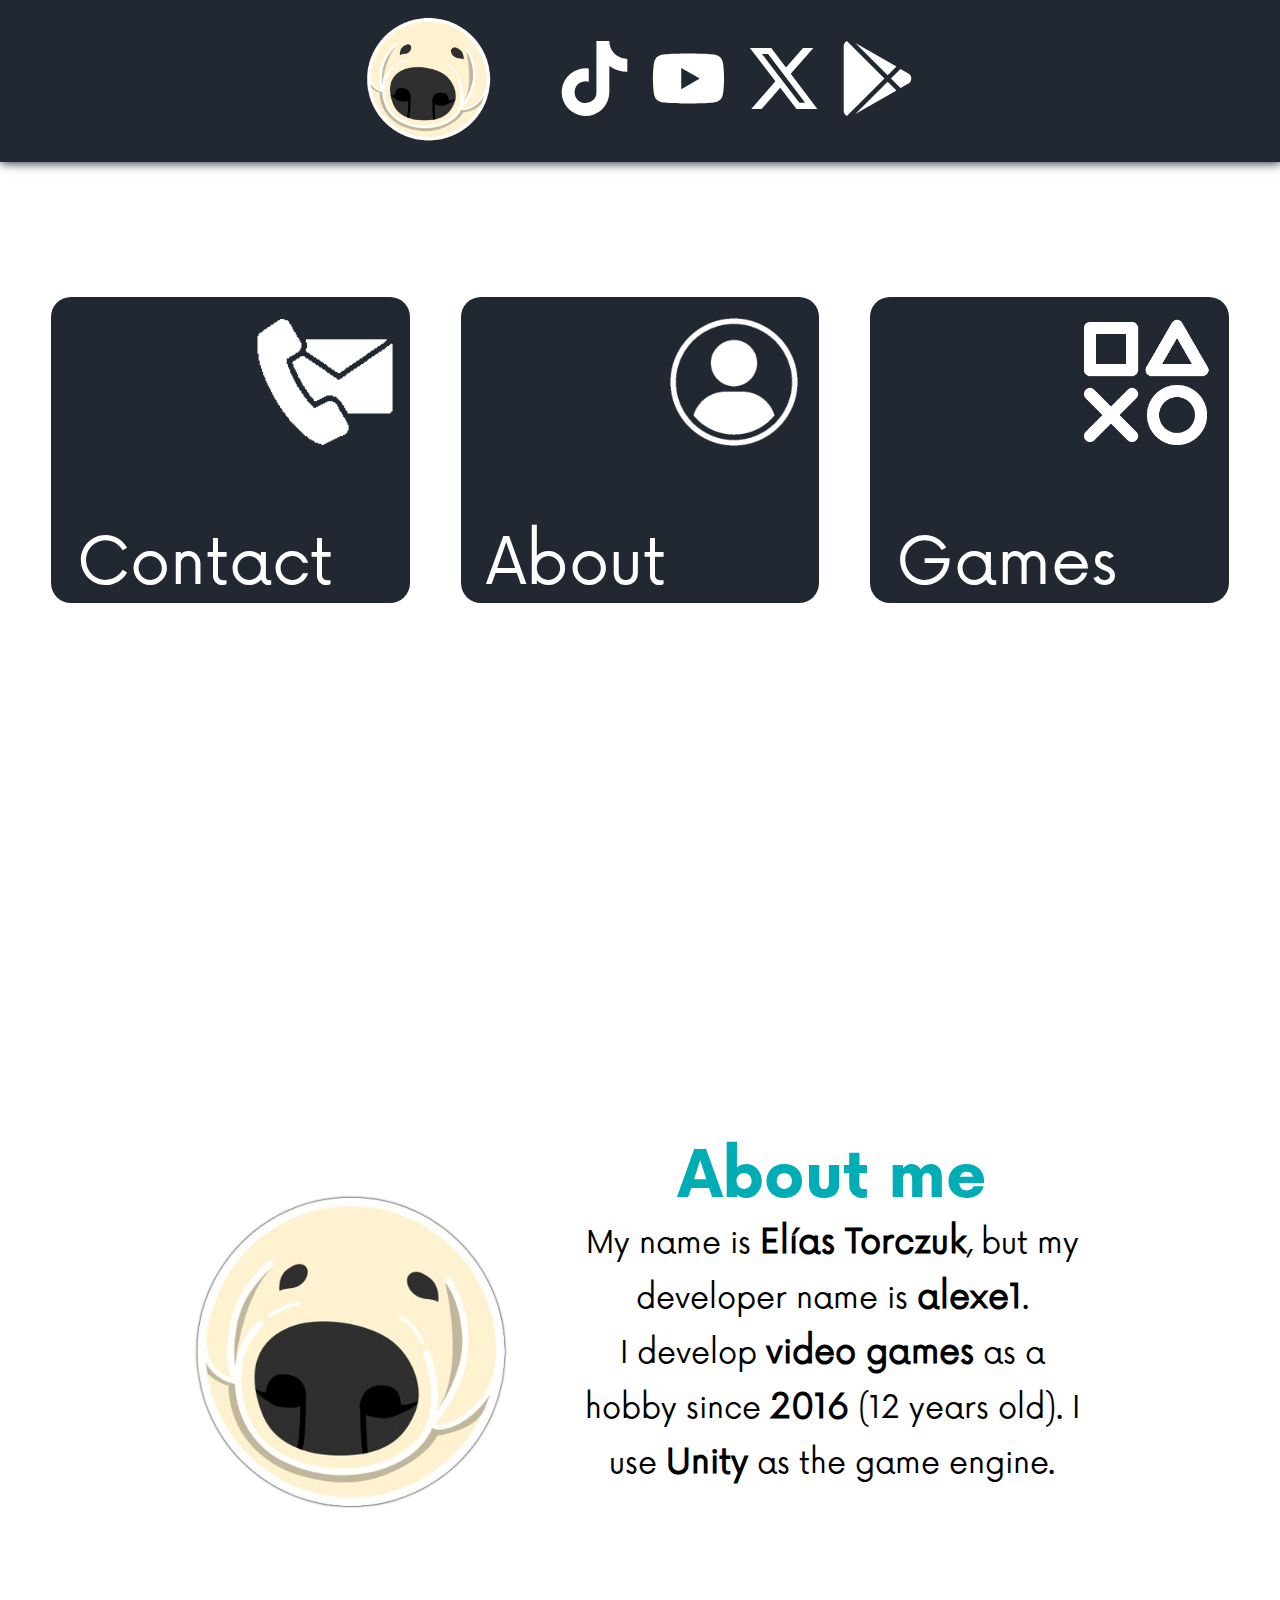
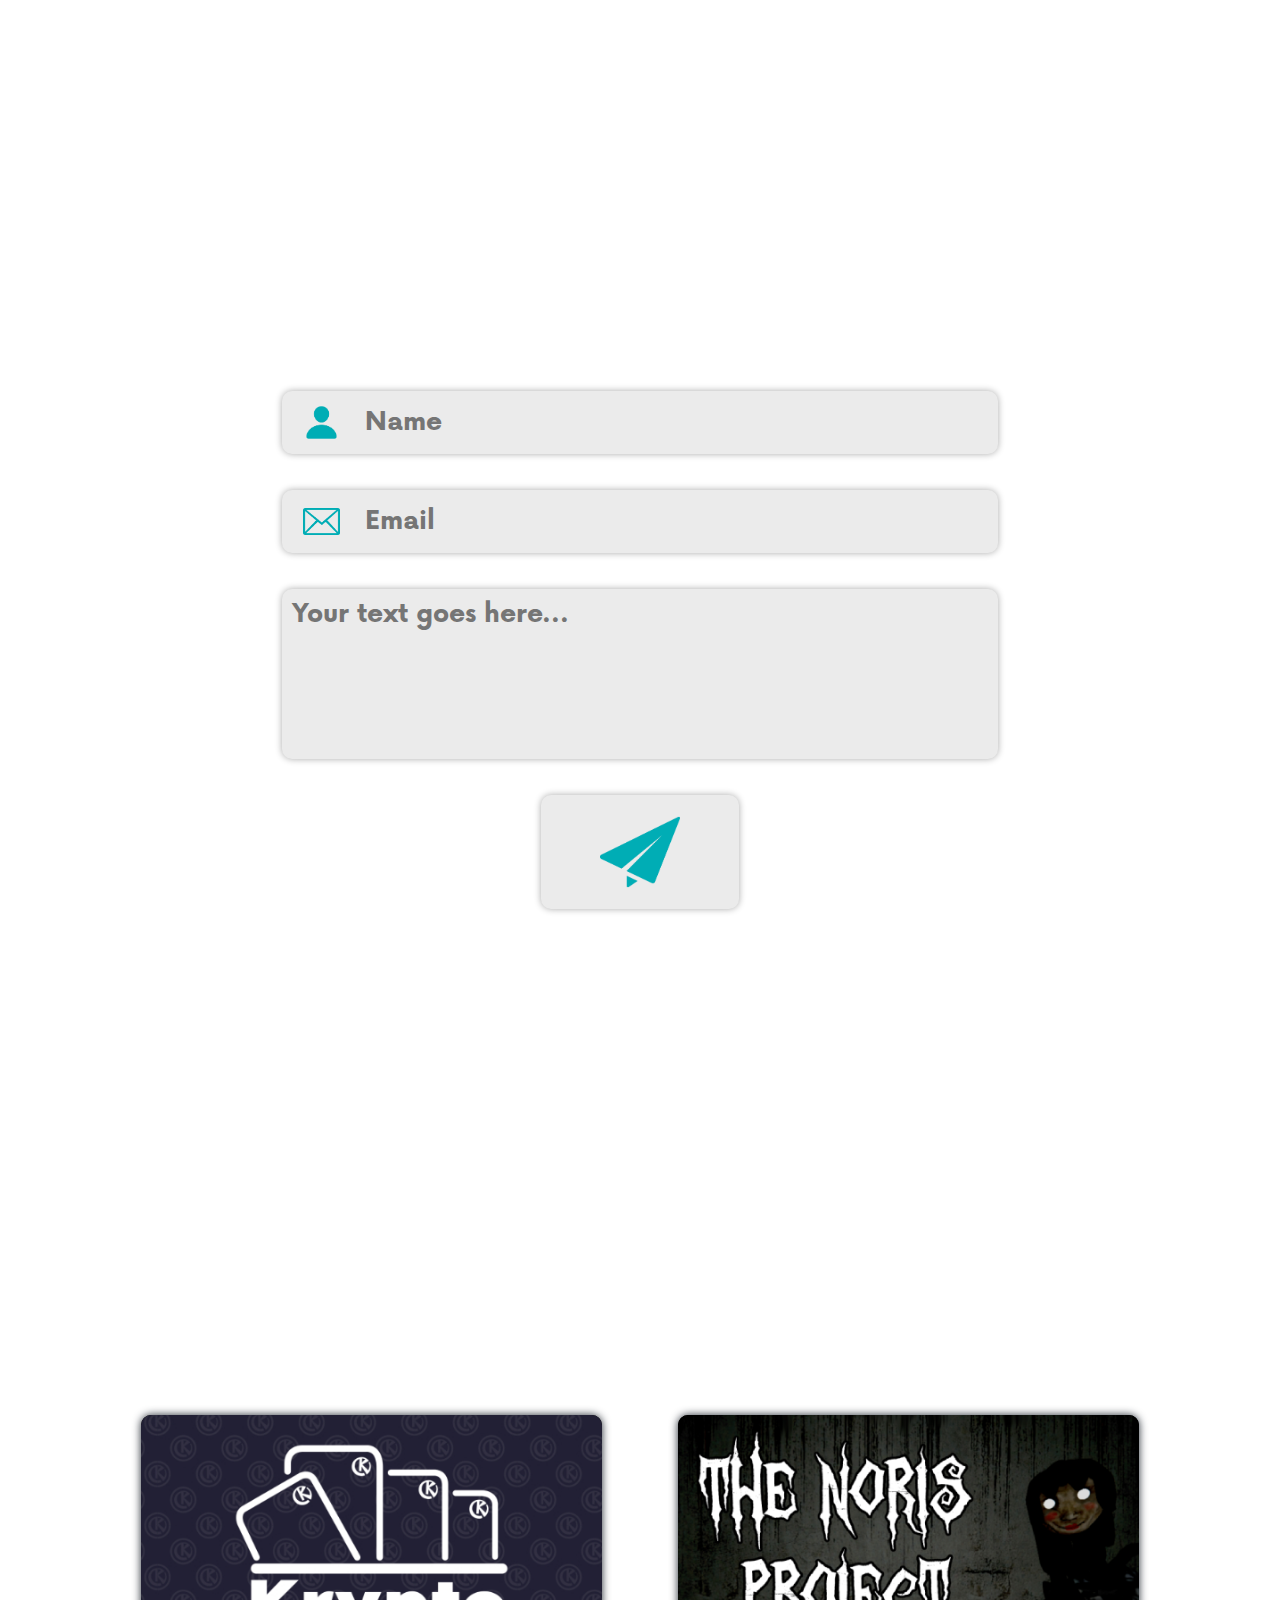
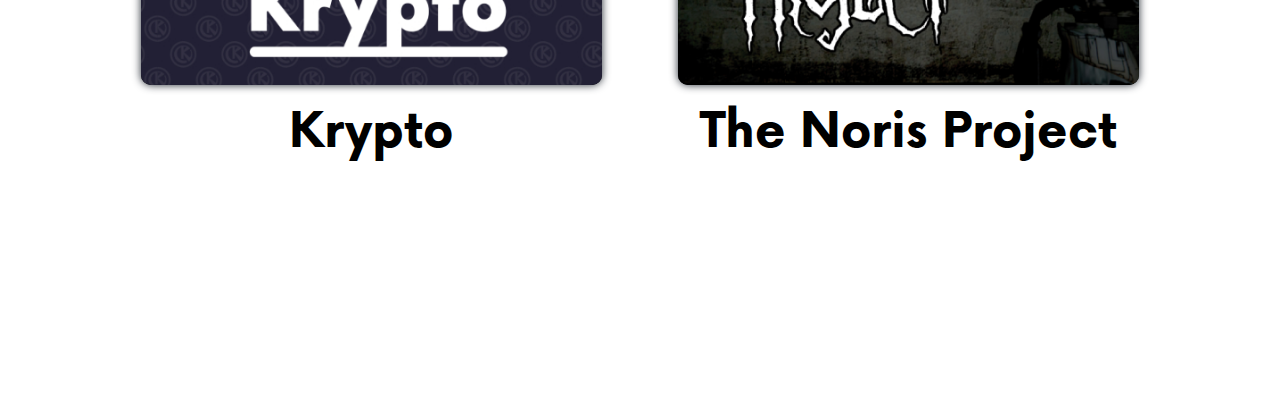
<file: index.html>
<!DOCTYPE html>
<html lang="en">
  <head>
    <meta name="viewport" content="width=device-width, initial-scale=1.0" />
    <meta charset="UTF-8" />
    <meta name="description" content="Home of alexe1's official webpage!" />
    <meta name="keywords" content="alexxe1, alexe1, alexe1dev" />
    <meta name="author" content="alexe1" />
    <meta
      name="google-site-verification"
      content="uYeu_ohV5J1TSukIxXgyA-i6fLO-pMrc4fwp9UvhZ70"
    />
    <link rel="icon" type="image/x-icon" href="assets/favicon.ico" />
    <title>alexe1</title>

    <link rel="stylesheet" href="css/general.css" />
    <link rel="stylesheet" href="css/main.css" />
  </head>

  <body>
    <nav id="nav">
      <a href="#home"
        ><img class="nav__image" src="assets/alexxei_icon.png" alt="home"
      /></a>

      <div class="nav__media">
        <a
          class="nav__media__link"
          href="https://www.tiktok.com/@alexe1dev"
          target="_blank"
          ><svg
            xmlns="http://www.w3.org/2000/svg"
            height="75"
            width="75 "
            viewBox="0 0 448 512"
          >
            <path
              fill="#ffffff"
              d="M448 209.9a210.1 210.1 0 0 1 -122.8-39.3V349.4A162.6 162.6 0 1 1 185 188.3V278.2a74.6 74.6 0 1 0 52.2 71.2V0l88 0a121.2 121.2 0 0 0 1.9 22.2h0A122.2 122.2 0 0 0 381 102.4a121.4 121.4 0 0 0 67 20.1z"
            /></svg
        ></a>

        <a
          href="https://youtube.com/@alexe1dev?si=DzMXsuR8Uv68Gb1C"
          target="_blank"
          class="nav__media__link"
        >
          <svg
            xmlns="http://www.w3.org/2000/svg"
            height="75"
            width="75"
            viewBox="0 0 576 512"
          >
            <path
              fill="#ffffff"
              d="M549.7 124.1c-6.3-23.7-24.8-42.3-48.3-48.6C458.8 64 288 64 288 64S117.2 64 74.6 75.5c-23.5 6.3-42 24.9-48.3 48.6-11.4 42.9-11.4 132.3-11.4 132.3s0 89.4 11.4 132.3c6.3 23.7 24.8 41.5 48.3 47.8C117.2 448 288 448 288 448s170.8 0 213.4-11.5c23.5-6.3 42-24.2 48.3-47.8 11.4-42.9 11.4-132.3 11.4-132.3s0-89.4-11.4-132.3zm-317.5 213.5V175.2l142.7 81.2-142.7 81.2z"
            />
          </svg>
        </a>

        <a
          class="nav__media__link"
          href="https://twitter.com/alexe1dev"
          target="_blank"
        >
          <svg
            xmlns="http://www.w3.org/2000/svg"
            height="75"
            width="75"
            viewBox="0 0 512 512"
          >
            <path
              fill="#ffffff"
              d="M389.2 48h70.6L305.6 224.2 487 464H345L233.7 318.6 106.5 464H35.8L200.7 275.5 26.8 48H172.4L272.9 180.9 389.2 48zM364.4 421.8h39.1L151.1 88h-42L364.4 421.8z"
            />
          </svg>
        </a>

        <a
          class="nav__media__link"
          href="https://play.google.com/store/apps/dev?id=6894155375945307231"
          target="_blank"
          ><svg
            xmlns="http://www.w3.org/2000/svg"
            height="75"
            width="75"
            viewBox="0 0 512 512"
          >
            <path
              fill="#ffffff"
              d="M325.3 234.3L104.6 13l280.8 161.2-60.1 60.1zM47 0C34 6.8 25.3 19.2 25.3 35.3v441.3c0 16.1 8.7 28.5 21.7 35.3l256.6-256L47 0zm425.2 225.6l-58.9-34.1-65.7 64.5 65.7 64.5 60.1-34.1c18-14.3 18-46.5-1.2-60.8zM104.6 499l280.8-161.2-60.1-60.1L104.6 499z"
            /></svg
        ></a>
      </div>
    </nav>

    <main id="home">
      <section class="home__buttons">
        <a class="home__buttons__contact" href="#contact">
          <img src="assets/contact-icon.png" alt="contact" />
          <span>Contact</span>
        </a>

        <a class="home__buttons__about" href="#about">
          <img src="assets/about-icon.png" alt="about" />
          <span>About</span>
        </a>

        <a class="home__buttons__games" href="#games">
          <img src="assets/games-icon.png" alt="games" />
          <span>Games</span>
        </a>
      </section>
    </main>

    <section id="about">
      <img
        class="about__image"
        src="assets/alexxei_icon.png"
        alt="Alexxei Icon"
      />

      <article class="about__info">
        <h2>About me</h2>
        <p>
          My name is <b>Elías Torczuk</b>, but my developer name is
          <b>alexe1</b>.
        </p>
        <p>
          I develop <b>video games</b> as a hobby since <b>2016</b> (12 years
          old). I use <b>Unity</b> as the game engine.
        </p>

        <div class="about__media">
          <a href="https://www.tiktok.com/@alexe1dev" target="_blank"
            ><svg
              xmlns="http://www.w3.org/2000/svg"
              height="65"
              width="65"
              viewBox="0 0 448 512"
            >
              <path
                fill="#ffffff"
                d="M448 209.9a210.1 210.1 0 0 1 -122.8-39.3V349.4A162.6 162.6 0 1 1 185 188.3V278.2a74.6 74.6 0 1 0 52.2 71.2V0l88 0a121.2 121.2 0 0 0 1.9 22.2h0A122.2 122.2 0 0 0 381 102.4a121.4 121.4 0 0 0 67 20.1z"
              /></svg
          ></a>

          <a
            href="https://youtube.com/@alexe1dev?si=DzMXsuR8Uv68Gb1C"
            target="_blank"
          >
            <svg
              xmlns="http://www.w3.org/2000/svg"
              height="65"
              width="65"
              viewBox="0 0 576 512"
            >
              <path
                fill="#ffffff"
                d="M549.7 124.1c-6.3-23.7-24.8-42.3-48.3-48.6C458.8 64 288 64 288 64S117.2 64 74.6 75.5c-23.5 6.3-42 24.9-48.3 48.6-11.4 42.9-11.4 132.3-11.4 132.3s0 89.4 11.4 132.3c6.3 23.7 24.8 41.5 48.3 47.8C117.2 448 288 448 288 448s170.8 0 213.4-11.5c23.5-6.3 42-24.2 48.3-47.8 11.4-42.9 11.4-132.3 11.4-132.3s0-89.4-11.4-132.3zm-317.5 213.5V175.2l142.7 81.2-142.7 81.2z"
              />
            </svg>
          </a>

          <a href="https://twitter.com/alexe1dev" target="_blank">
            <svg
              xmlns="http://www.w3.org/2000/svg"
              height="65"
              width="65"
              viewBox="0 0 512 512"
            >
              <path
                fill="#ffffff"
                d="M389.2 48h70.6L305.6 224.2 487 464H345L233.7 318.6 106.5 464H35.8L200.7 275.5 26.8 48H172.4L272.9 180.9 389.2 48zM364.4 421.8h39.1L151.1 88h-42L364.4 421.8z"
              />
            </svg>
          </a>

          <a
            href="https://play.google.com/store/apps/dev?id=6894155375945307231"
            target="_blank"
            ><svg
              xmlns="http://www.w3.org/2000/svg"
              height="65"
              width="65"
              viewBox="0 0 512 512"
            >
              <path
                fill="#ffffff"
                d="M325.3 234.3L104.6 13l280.8 161.2-60.1 60.1zM47 0C34 6.8 25.3 19.2 25.3 35.3v441.3c0 16.1 8.7 28.5 21.7 35.3l256.6-256L47 0zm425.2 225.6l-58.9-34.1-65.7 64.5 65.7 64.5 60.1-34.1c18-14.3 18-46.5-1.2-60.8zM104.6 499l280.8-161.2-60.1-60.1L104.6 499z"
              /></svg
          ></a>
        </div>
      </article>
    </section>

    <section id="contact">
      <form class="contact__form" method="POST" action="https://formsubmit.co">
        <div class="contact__form__name">
          <img src="assets/name-icon.svg" alt="name" />
          <input
            required
            maxlength="40"
            type="text"
            name="name"
            placeholder="Name"
          />
        </div>

        <div class="contact__form__email">
          <img src="assets/email-icon.svg" alt="email" />
          <input required type="email" name="email" placeholder="Email" />
        </div>

        <textarea
          class="contact__form__info"
          required
          name="information"
          placeholder="Your text goes here..."
        ></textarea>

        <div class="contact__form__send">
          <img src="assets/send-icon.svg" alt="send" />
          <input type="submit" value="" />
        </div>
      </form>
    </section>

    <section id="games">
      <div class="games__container">
        <article class="game">
          <a class="games__krypto__link" href="html/krypto.html"
            ><img src="assets/Krypto.jpg" alt="Krypto Image"
          /></a>
          <h3 class="games__krypto__title">Krypto</h3>
        </article>

        <article class="game">
          <a class="games__noris-project__link" href="html/tnp.html"
            ><img src="assets/TNP.png" alt="Noris Project Image"
          /></a>
          <h3 class="games__noris-project__title">The Noris Project</h3>
        </article>
      </div>
    </section>

    <script src="js/footer.js"></script>
  </body>
</html>
</file>
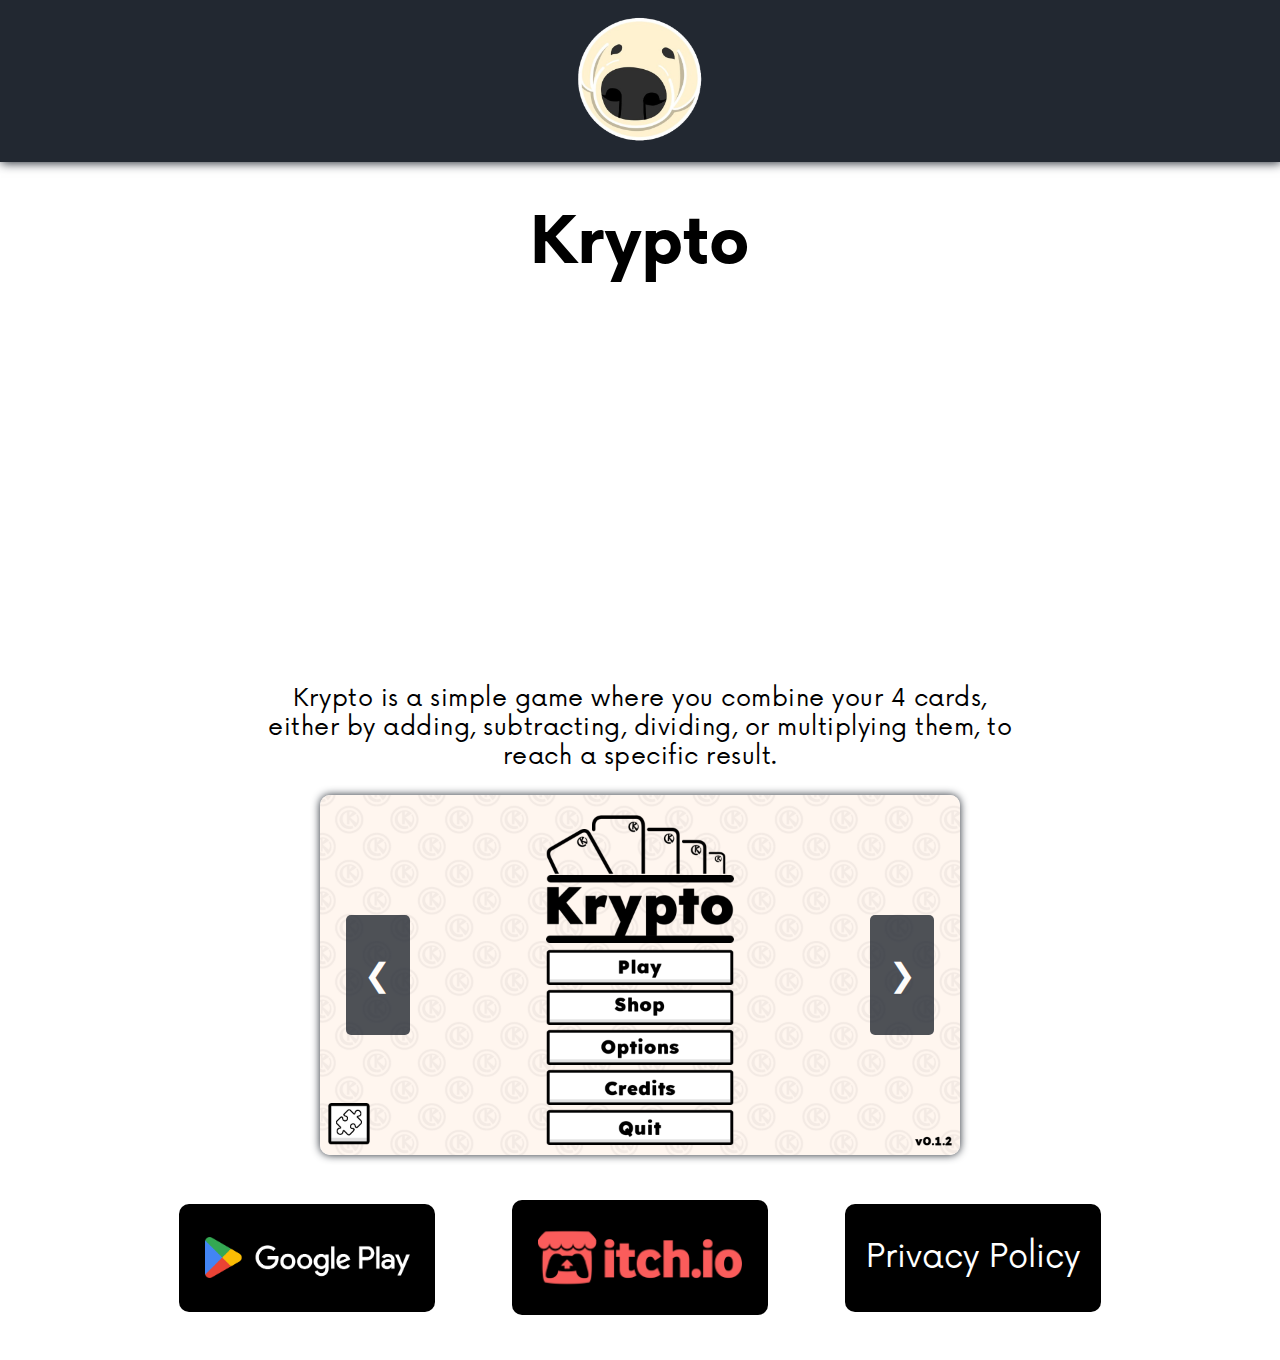
<file: html/krypto.html>
<!DOCTYPE html>
<html lang="en">
  <head>
    <meta charset="UTF-8" />
    <meta name="viewport" content="width=device-width, initial-scale=1.0" />
    <link rel="stylesheet" href="../css/general.css" />
    <link rel="stylesheet" href="../css/games.css" />
    <link rel="icon" type="image/x-icon" href="../assets/NewIcon512.ico" />
    <title>Krypto</title>
  </head>
  <body>
    <nav id="nav">
      <a href="../index.html"
        ><img class="nav__image" src="../assets/alexxei_icon.png" alt="home"
      /></a>
    </nav>

    <main>
      <h1 class="main__title">Krypto</h1>

      <iframe
        src="https://www.youtube.com/embed/mhjp9Z1NTG8?si=NPA8ky7Oxc7ztSqV"
        title="YouTube video player"
        frameborder="0"
        allow="accelerometer; autoplay; clipboard-write; encrypted-media; gyroscope; picture-in-picture; web-share"
        allowfullscreen
      ></iframe>

      <p class="main__info">
        Krypto is a simple game where you combine your 4 cards, either by
        adding, subtracting, dividing, or multiplying them, to reach a specific
        result.
      </p>

      <article class="slider-container">
        <div class="slider-container__slider">
          <img
            class="slideable"
            src="../assets/game_screenshots/krypto/1.png"
            alt="Krypto Image"
          />
          <img
            class="slideable"
            src="../assets/game_screenshots/krypto/2.png"
            alt="Krypto Image"
          />
          <img
            class="slideable"
            src="../assets/game_screenshots/krypto/3.png"
            alt="Krypto Image"
          />
          <img
            class="slideable"
            src="../assets/game_screenshots/krypto/4.png"
            alt="Krypto Image"
          />
          <img
            class="slideable"
            src="../assets/game_screenshots/krypto/5.png"
            alt="Krypto Image"
          />
          <img
            class="slideable"
            src="../assets/game_screenshots/krypto/6.png"
            alt="Krypto Image"
          />
          <img
            class="slideable"
            src="../assets/game_screenshots/krypto/7.png"
            alt="Krypto Image"
          />
        </div>

        <button class="slider-container__prev" onclick="prevSlide()">
          &#10094;
        </button>
        <button class="slider-container__next" onclick="nextSlide()">
          &#10095;
        </button>
      </article>

      <div class="buttons">
        <a
          class="buttons__button"
          href="https://play.google.com/store/apps/details?id=com.alexe1dev.Krypto&hl=es_AR&gl=US"
          target="_blank"
          ><img src="../assets/shops_icons/PlayStore.png" alt="PlayStore"
        /></a>
        <a
          class="buttons__button"
          href="https://alexe1.itch.io/krypto"
          target="_blank"
          ><img src="../assets/shops_icons/Itchio.png" alt="Itchio"
        /></a>

        <a class="buttons__button" href="../html/privacy.html" target="_blank"
          >Privacy Policy</a
        >
      </div>
    </main>

    <script src="../js/slider.js"></script>
    <script src="../js/footer.js"></script>
  </body>
</html>
</file>
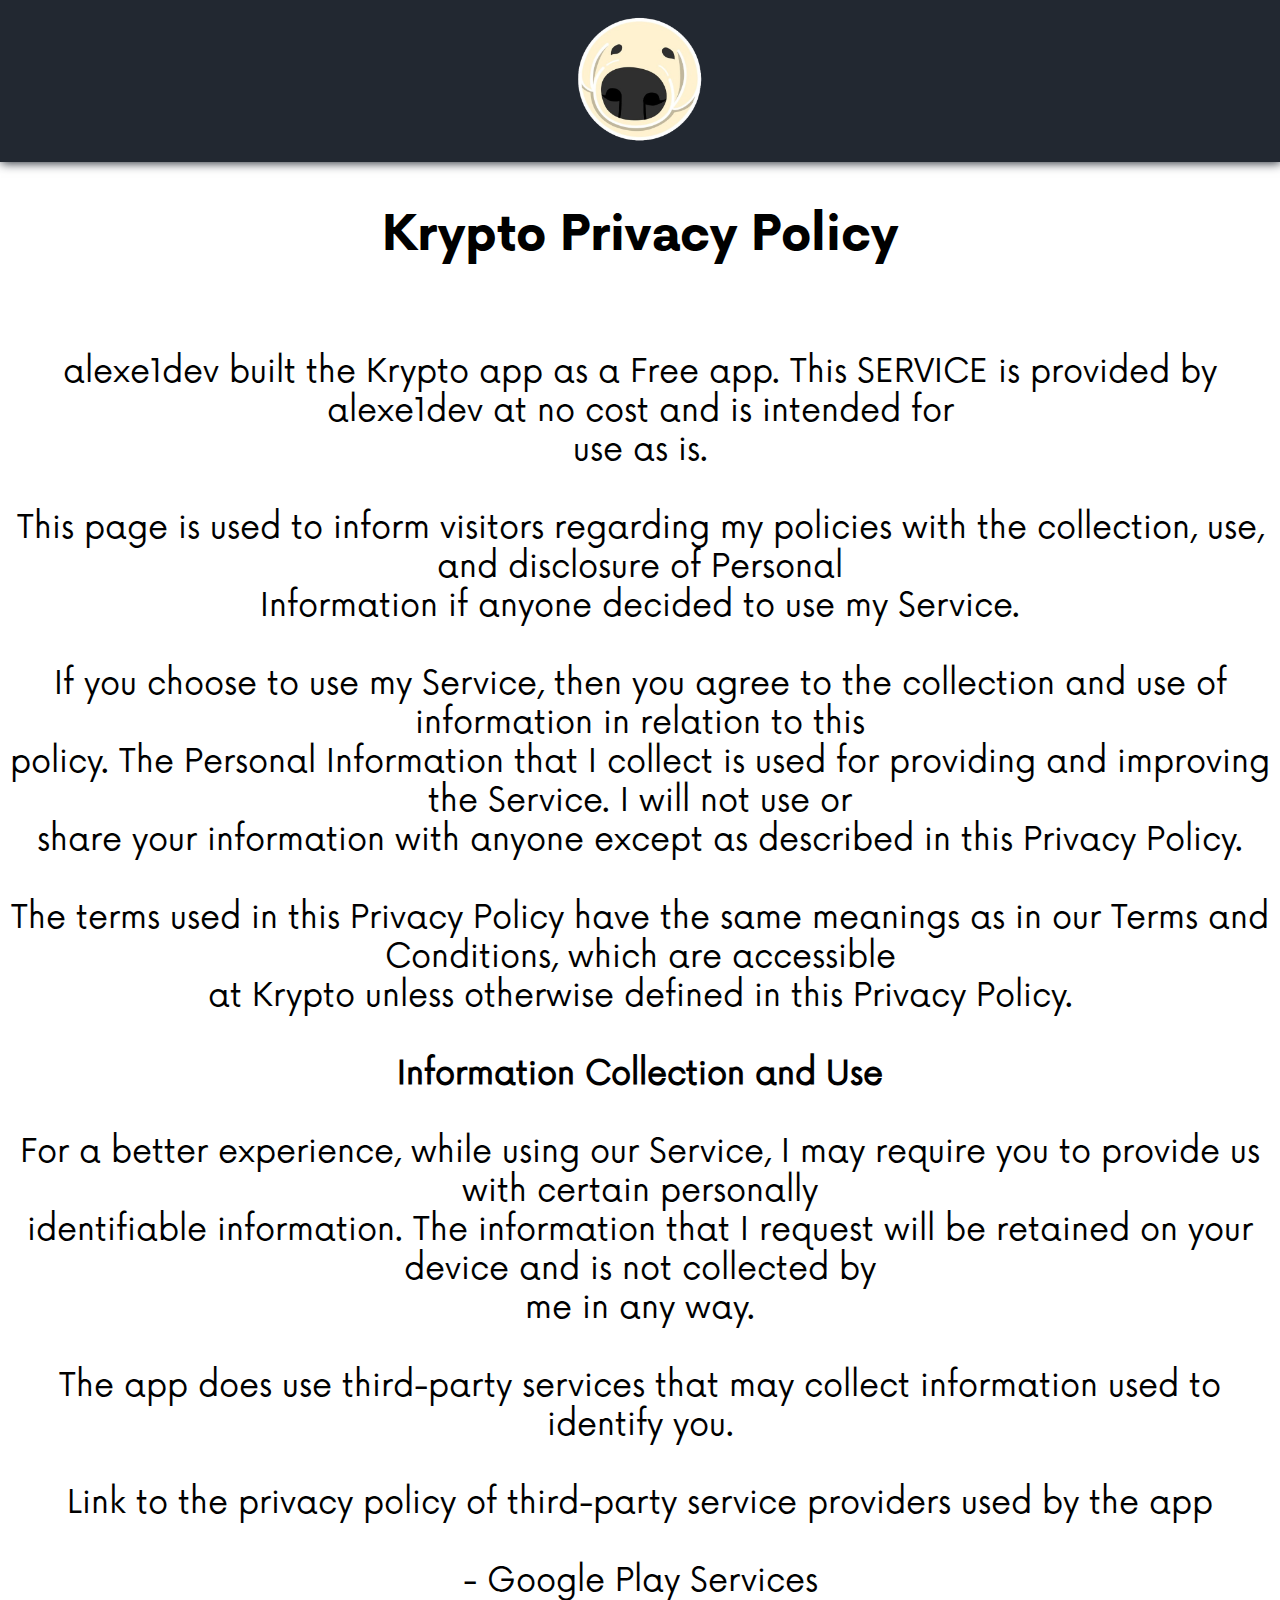
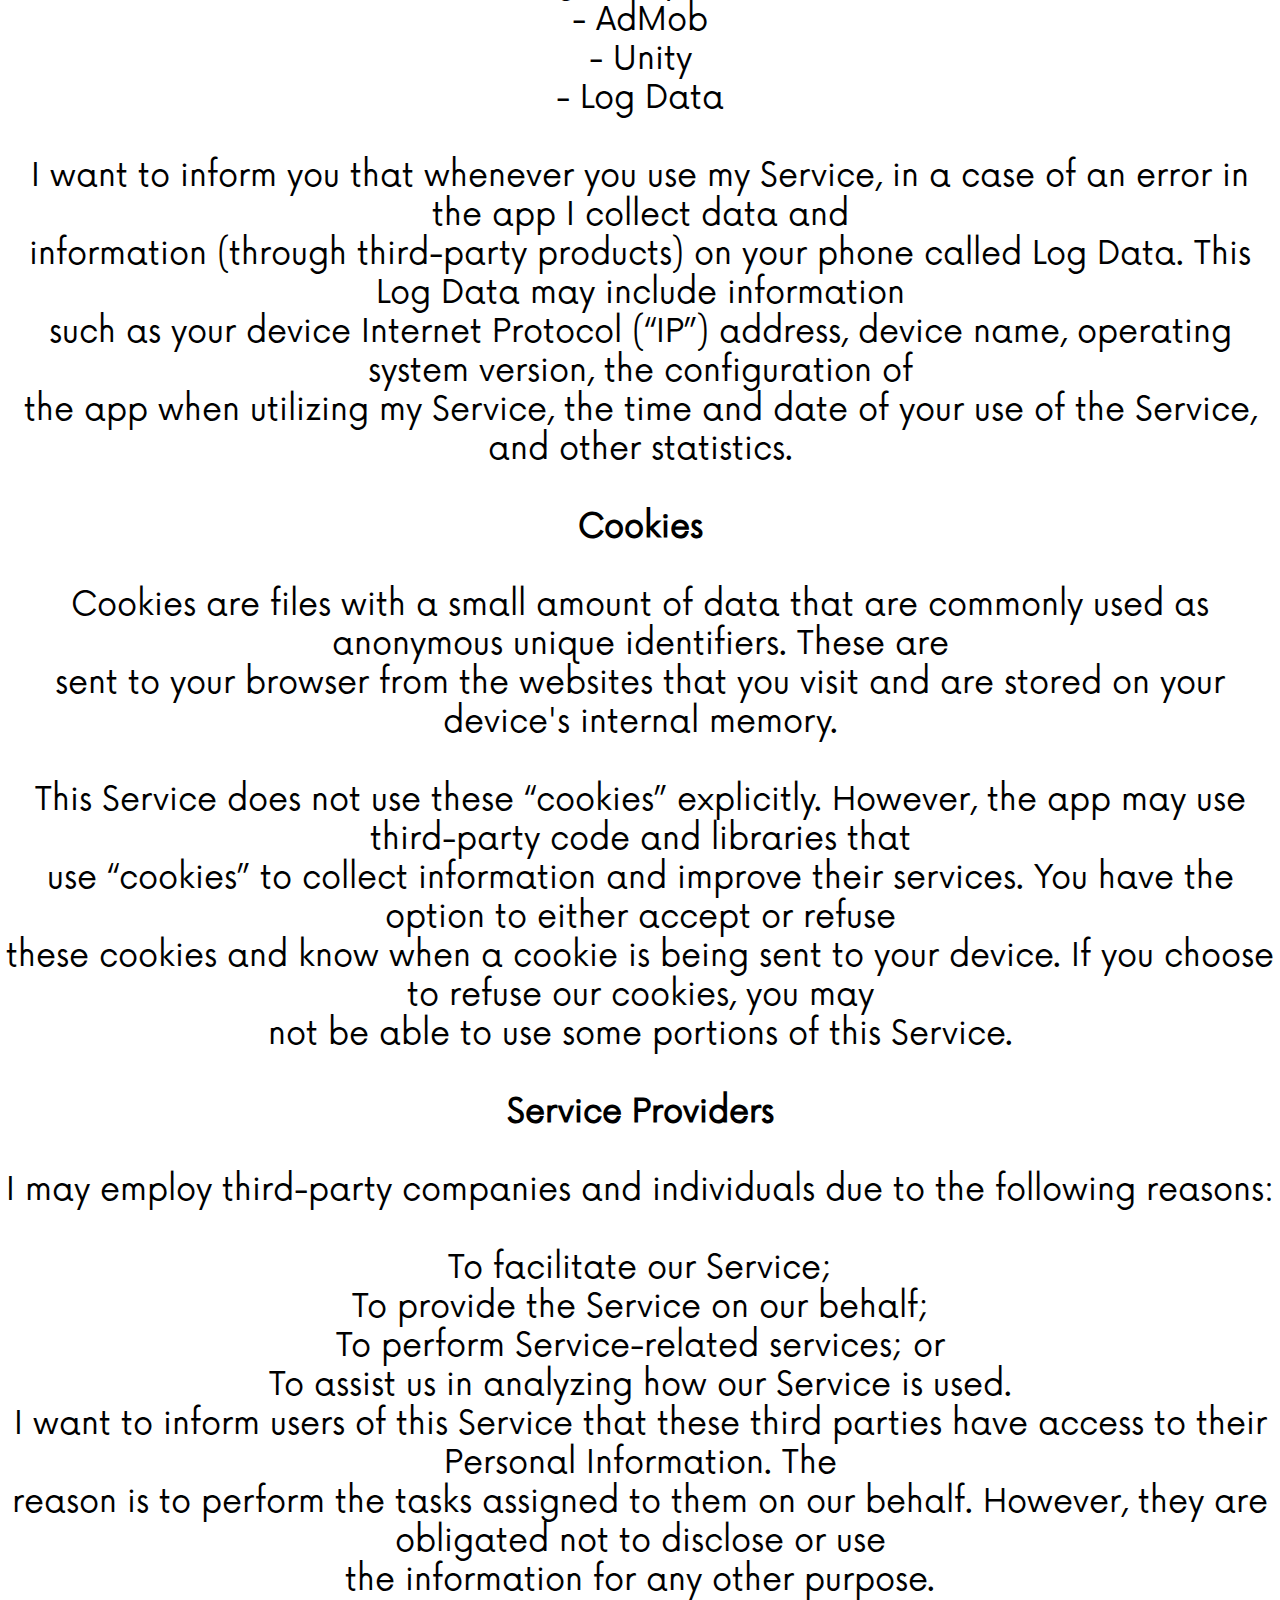
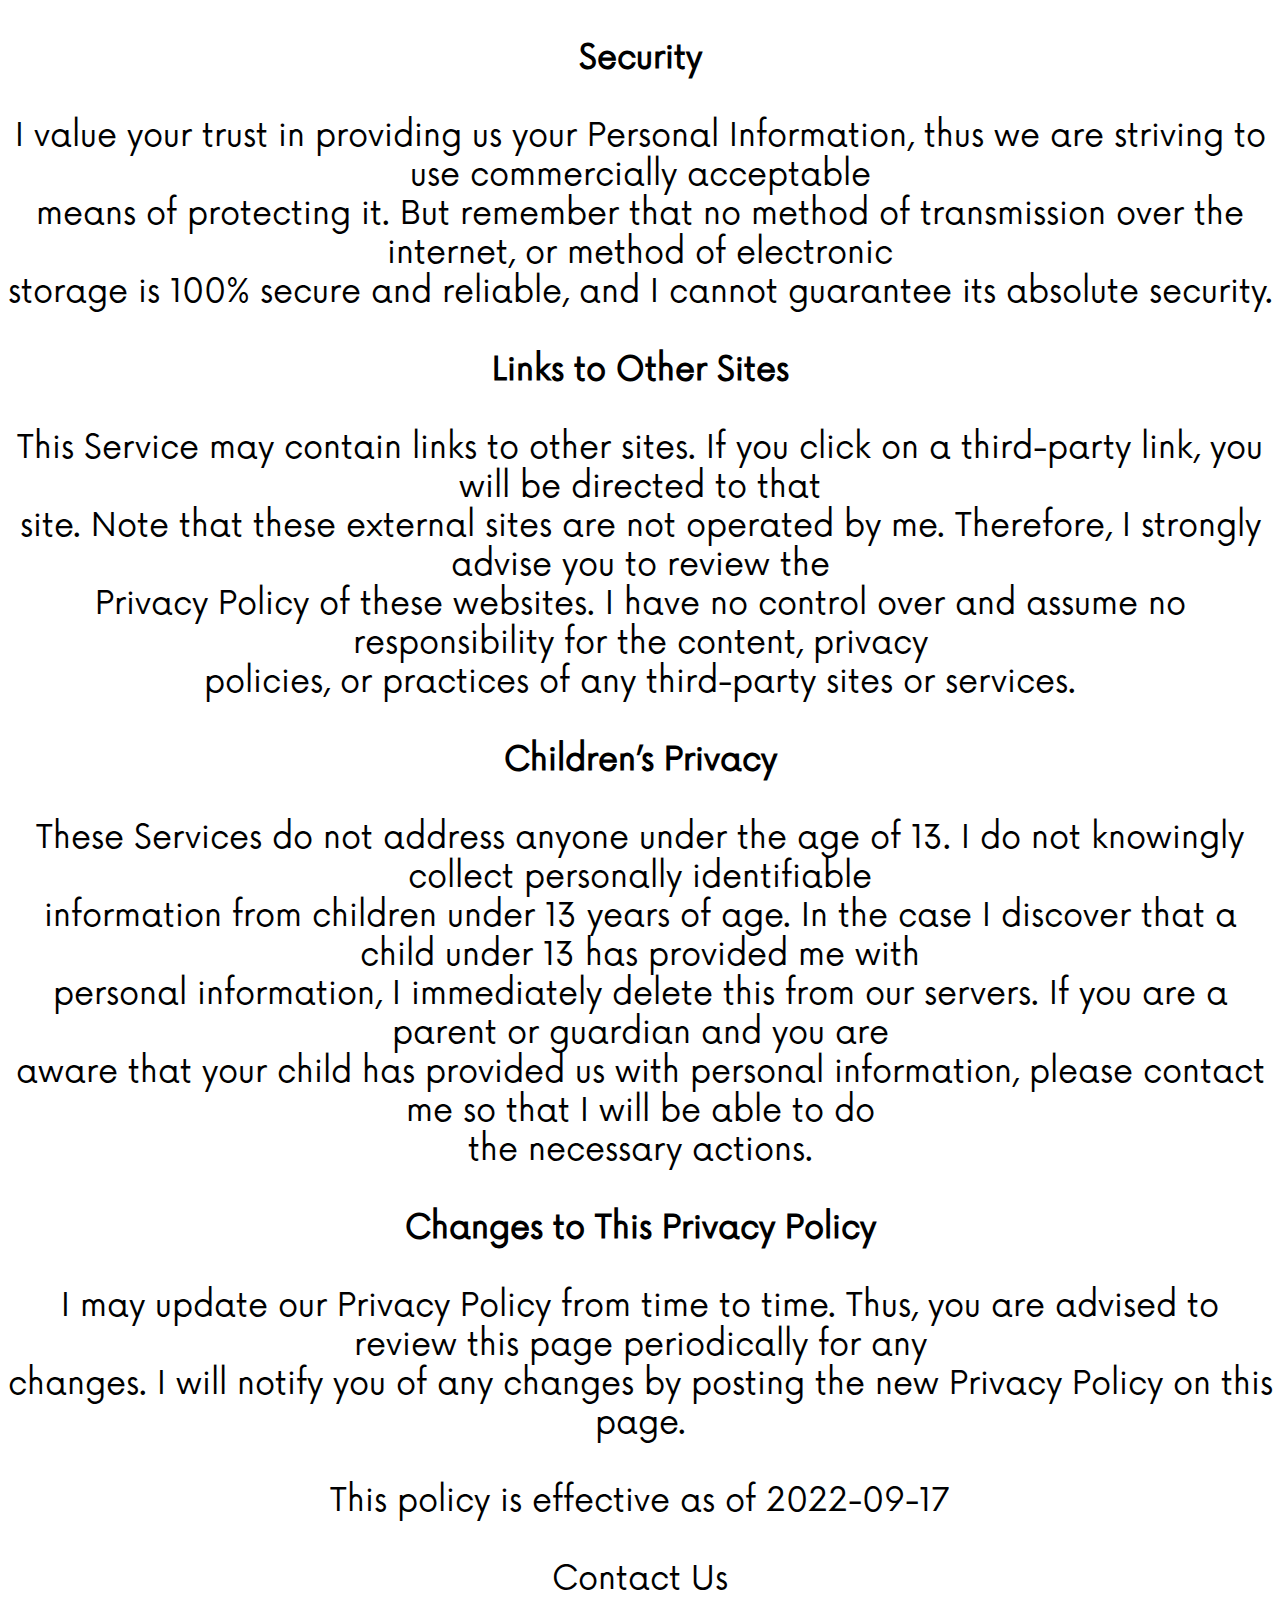
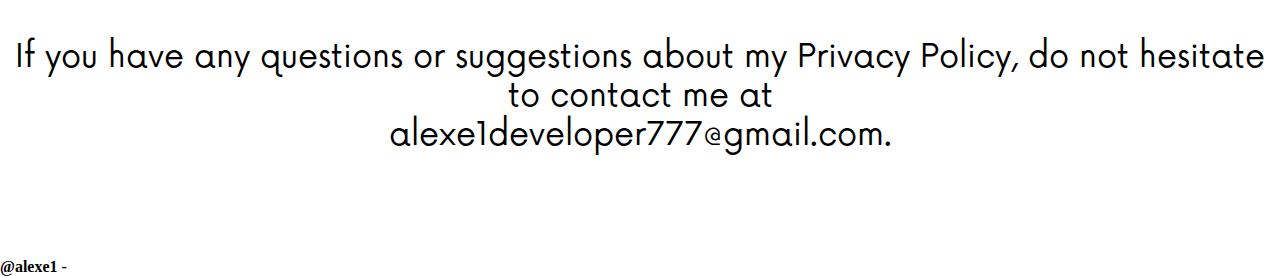
<file: html/privacy.html>
<!DOCTYPE html>
<html lang="en">

<head>
  <meta charset="UTF-8" />
  <meta name="viewport" content="width=device-width, initial-scale=1.0" />
  <link rel="stylesheet" href="../css/general.css">
  <link rel="stylesheet" href="../css/privacy.css">
  <link rel="icon" type="image/x-icon" href="../assets/NewIcon512.ico">
  <title>Krypto Privacy Policy</title>
</head>

<body>
  <nav id="nav">
    <a href="../html/krypto.html"><img class="nav__image" src="../assets/alexxei_icon.png" alt="alexe1" /></a>
  </nav>

  <main id="privacy">
    <h2>Krypto Privacy Policy</h2>
    <p>
      alexe1dev built the Krypto app as a Free app. This SERVICE is provided by alexe1dev at no cost and is intended for
      use as is.

      This page is used to inform visitors regarding my policies with the collection, use, and disclosure of Personal
      Information if anyone decided to use my Service.

      If you choose to use my Service, then you agree to the collection and use of information in relation to this
      policy. The Personal Information that I collect is used for providing and improving the Service. I will not use or
      share your information with anyone except as described in this Privacy Policy.

      The terms used in this Privacy Policy have the same meanings as in our Terms and Conditions, which are accessible
      at Krypto unless otherwise defined in this Privacy Policy.

      <b>Information Collection and Use</b>

      For a better experience, while using our Service, I may require you to provide us with certain personally
      identifiable information. The information that I request will be retained on your device and is not collected by
      me in any way.

      The app does use third-party services that may collect information used to identify you.

      Link to the privacy policy of third-party service providers used by the app

      - Google Play Services
      - AdMob
      - Unity
      - Log Data

      I want to inform you that whenever you use my Service, in a case of an error in the app I collect data and
      information (through third-party products) on your phone called Log Data. This Log Data may include information
      such as your device Internet Protocol (“IP”) address, device name, operating system version, the configuration of
      the app when utilizing my Service, the time and date of your use of the Service, and other statistics.

      <b>Cookies</b>

      Cookies are files with a small amount of data that are commonly used as anonymous unique identifiers. These are
      sent to your browser from the websites that you visit and are stored on your device's internal memory.

      This Service does not use these “cookies” explicitly. However, the app may use third-party code and libraries that
      use “cookies” to collect information and improve their services. You have the option to either accept or refuse
      these cookies and know when a cookie is being sent to your device. If you choose to refuse our cookies, you may
      not be able to use some portions of this Service.

      <b>Service Providers</b>

      I may employ third-party companies and individuals due to the following reasons:

      To facilitate our Service;
      To provide the Service on our behalf;
      To perform Service-related services; or
      To assist us in analyzing how our Service is used.
      I want to inform users of this Service that these third parties have access to their Personal Information. The
      reason is to perform the tasks assigned to them on our behalf. However, they are obligated not to disclose or use
      the information for any other purpose.

      <b>Security</b>

      I value your trust in providing us your Personal Information, thus we are striving to use commercially acceptable
      means of protecting it. But remember that no method of transmission over the internet, or method of electronic
      storage is 100% secure and reliable, and I cannot guarantee its absolute security.

      <b>Links to Other Sites</b>

      This Service may contain links to other sites. If you click on a third-party link, you will be directed to that
      site. Note that these external sites are not operated by me. Therefore, I strongly advise you to review the
      Privacy Policy of these websites. I have no control over and assume no responsibility for the content, privacy
      policies, or practices of any third-party sites or services.

      <b>Children’s Privacy</b>

      These Services do not address anyone under the age of 13. I do not knowingly collect personally identifiable
      information from children under 13 years of age. In the case I discover that a child under 13 has provided me with
      personal information, I immediately delete this from our servers. If you are a parent or guardian and you are
      aware that your child has provided us with personal information, please contact me so that I will be able to do
      the necessary actions.

      <b>Changes to This Privacy Policy</b>

      I may update our Privacy Policy from time to time. Thus, you are advised to review this page periodically for any
      changes. I will notify you of any changes by posting the new Privacy Policy on this page.

      This policy is effective as of 2022-09-17

      Contact Us

      If you have any questions or suggestions about my Privacy Policy, do not hesitate to contact me at
      alexe1developer777@gmail.com.
    </p>
  </main>

  <footer>
    <b class="footer__b">@alexe1 -</b>

    <a href="https://www.tiktok.com/@alexe1dev" target="_blank"><svg xmlns="http://www.w3.org/2000/svg" height="60"
        width="52" viewBox="0 0 448 512">
        <path fill="#ffffff"
          d="M448 209.9a210.1 210.1 0 0 1 -122.8-39.3V349.4A162.6 162.6 0 1 1 185 188.3V278.2a74.6 74.6 0 1 0 52.2 71.2V0l88 0a121.2 121.2 0 0 0 1.9 22.2h0A122.2 122.2 0 0 0 381 102.4a121.4 121.4 0 0 0 67 20.1z" />
      </svg></a>

    <a href="https://youtube.com/@alexe1dev?si=DzMXsuR8Uv68Gb1C" target="_blank">
      <svg xmlns="http://www.w3.org/2000/svg" height="80" width="80" viewBox="0 0 576 512">
        <path fill="#ffffff"
          d="M549.7 124.1c-6.3-23.7-24.8-42.3-48.3-48.6C458.8 64 288 64 288 64S117.2 64 74.6 75.5c-23.5 6.3-42 24.9-48.3 48.6-11.4 42.9-11.4 132.3-11.4 132.3s0 89.4 11.4 132.3c6.3 23.7 24.8 41.5 48.3 47.8C117.2 448 288 448 288 448s170.8 0 213.4-11.5c23.5-6.3 42-24.2 48.3-47.8 11.4-42.9 11.4-132.3 11.4-132.3s0-89.4-11.4-132.3zm-317.5 213.5V175.2l142.7 81.2-142.7 81.2z" />
      </svg>
    </a>

    <a href="https://twitter.com/alexe1dev" target="_blank">
      <svg xmlns="http://www.w3.org/2000/svg" height="70" width="70" viewBox="0 0 512 512">
        <path fill="#ffffff"
          d="M389.2 48h70.6L305.6 224.2 487 464H345L233.7 318.6 106.5 464H35.8L200.7 275.5 26.8 48H172.4L272.9 180.9 389.2 48zM364.4 421.8h39.1L151.1 88h-42L364.4 421.8z" />
      </svg>
    </a>

    <a href="https://play.google.com/store/apps/dev?id=6894155375945307231" target="_blank"><svg
        xmlns="http://www.w3.org/2000/svg" height="70" width="70" viewBox="0 0 512 512">
        <path fill="#ffffff"
          d="M325.3 234.3L104.6 13l280.8 161.2-60.1 60.1zM47 0C34 6.8 25.3 19.2 25.3 35.3v441.3c0 16.1 8.7 28.5 21.7 35.3l256.6-256L47 0zm425.2 225.6l-58.9-34.1-65.7 64.5 65.7 64.5 60.1-34.1c18-14.3 18-46.5-1.2-60.8zM104.6 499l280.8-161.2-60.1-60.1L104.6 499z" />
      </svg></a>
  </footer>

</body>

</html>
</file>
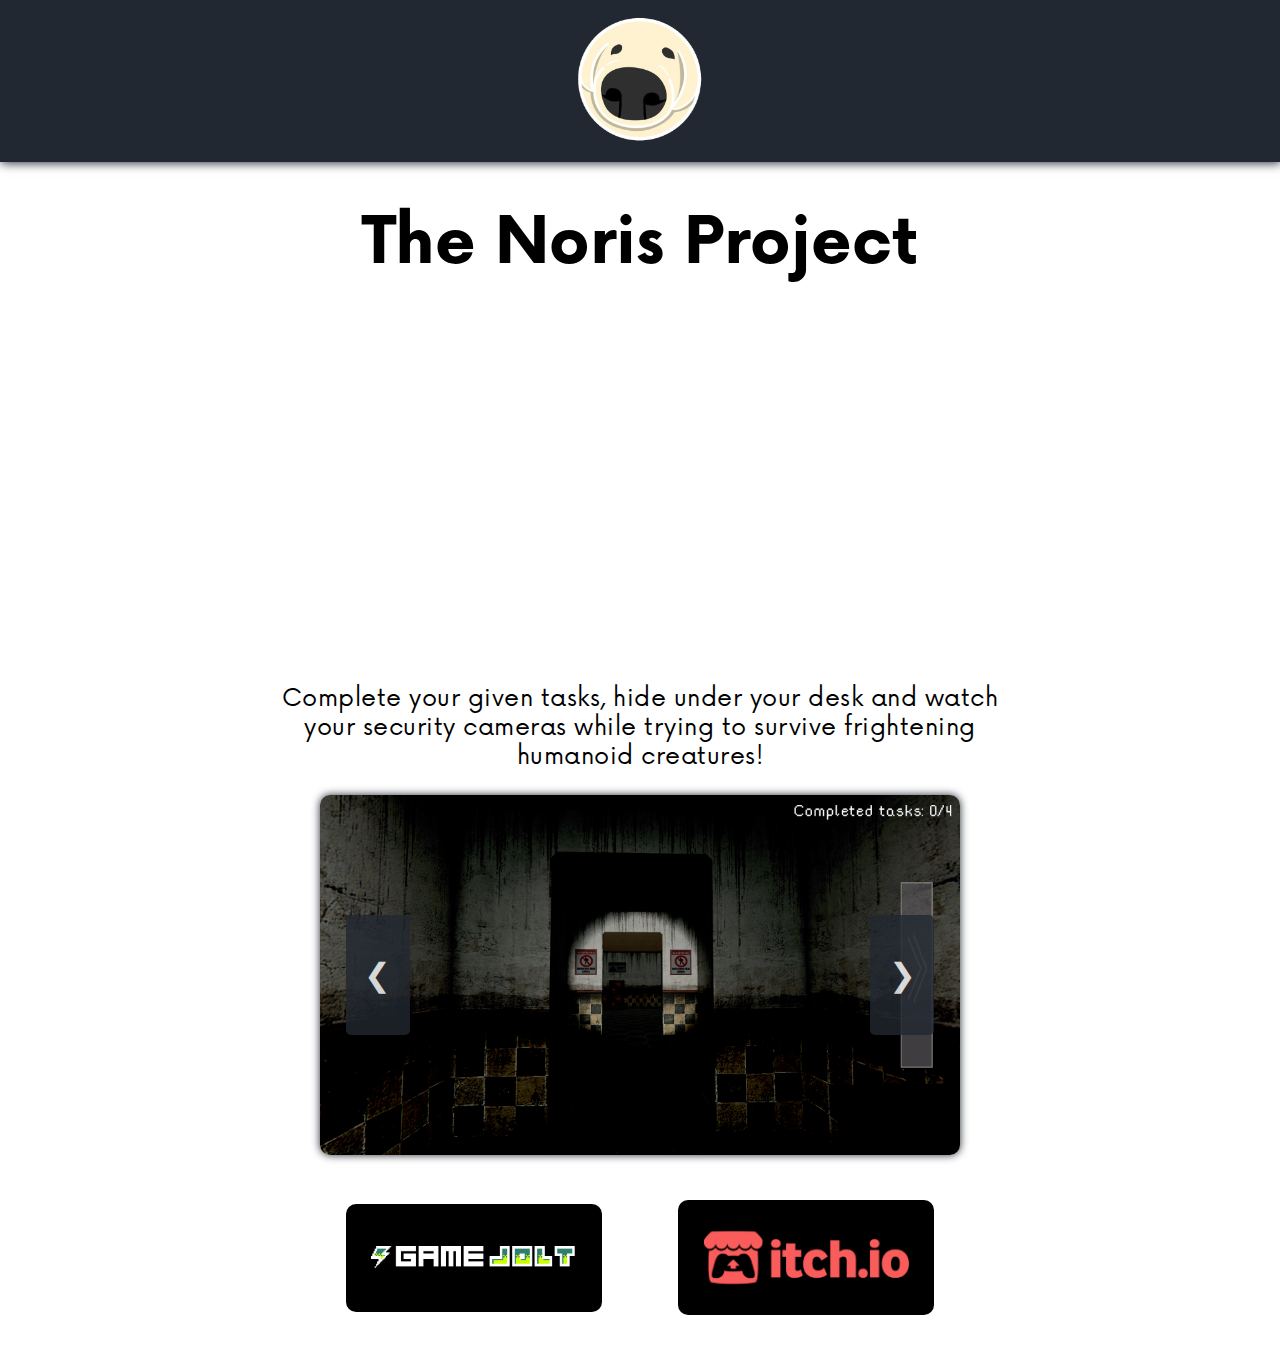
<file: html/tnp.html>
<!DOCTYPE html>
<html lang="en">
  <head>
    <meta charset="UTF-8" />
    <meta name="viewport" content="width=device-width, initial-scale=1.0" />
    <link rel="stylesheet" href="../css/general.css" />
    <link rel="stylesheet" href="../css/games.css" />
    <link rel="icon" type="image/x-icon" href="../assets/favicon.ico" />
    <title>The Noris Project</title>
  </head>
  <body>
    <nav id="nav">
      <a href="../index.html"
        ><img class="nav__image" src="../assets/alexxei_icon.png" alt="home"
      /></a>
    </nav>

    <main>
      <h1 class="main__title">The Noris Project</h1>

      <iframe
        src="https://www.youtube.com/embed/GAFME_kPOXU?si=Cc-061pFLpg9rfOB"
        title="YouTube video player"
        frameborder="0"
        allow="accelerometer; autoplay; clipboard-write; encrypted-media; gyroscope; picture-in-picture; web-share"
        allowfullscreen
      ></iframe>

      <p class="main__info">
        Complete your given tasks, hide under your desk and watch your security
        cameras while trying to survive frightening humanoid creatures!
      </p>

      <article class="slider-container">
        <div class="slider-container__slider">
          <img
            class="slideable"
            src="../assets/game_screenshots/tnp/1.png"
            alt="The Noris Project Image"
          />
          <img
            class="slideable"
            src="../assets/game_screenshots/tnp/2.png"
            alt="The Noris Project Image"
          />
          <img
            class="slideable"
            src="../assets/game_screenshots/tnp/3.png"
            alt="The Noris Project Image"
          />
          <img
            class="slideable"
            src="../assets/game_screenshots/tnp/4.png"
            alt="The Noris Project Image"
          />
        </div>

        <button class="slider-container__prev" onclick="prevSlide()">
          &#10094;
        </button>
        <button class="slider-container__next" onclick="nextSlide()">
          &#10095;
        </button>
      </article>

      <div class="buttons">
        <a
          class="buttons__button"
          href="https://gamejolt.com/games/thenorisproject/787238"
          target="_blank"
          ><img src="../assets/shops_icons/GameJolt.png" alt="PlayStore"
        /></a>
        <a
          class="buttons__button"
          href="https://alexe1.itch.io/the-noris-project"
          target="_blank"
          ><img src="../assets/shops_icons/Itchio.png" alt="Itchio"
        /></a>
      </div>
    </main>

    <script src="../js/slider.js"></script>
    <script src="../js/footer.js"></script>
  </body>
</html>
</file>
<file: css/general.css>
/* GENERAL */

html {
  scroll-behavior: smooth;
}

body {
  margin: 0;
  padding: 0;
  background-color: #fff;
  overflow: hidden;
}

* {
  box-sizing: border-box;
}

/* LINKS */

a:link {
  text-decoration: none;
  font-family: normal;
}

input:focus,
textarea:focus {
  outline: none;
}

a:hover {
  color: var(--cyan);
}

/* VARIABLES & FONTS */

:root {
  --cyan: #00adb5;
  --background: #222831;
}

@font-face {
  font-family: bold;
  src: url(fonts/bold.otf);
}

@font-face {
  font-family: normal;
  src: url(fonts/normal.otf);
}
</file>
<file: css/main.css>
/* 1441px - 2920px ===============================================================*/

@media screen and (min-width: 1441px) and (max-width: 2920px) {
  /* Nav =======================================================  */
  #nav {
    display: flex;
    position: fixed;
    background-color: var(--background);
    justify-content: center;
    align-items: center;
    z-index: 1000;
    width: 100vw;
    height: 18vh;
    box-shadow: 1px 1px 10px var(--background);
    gap: 4vw;
    top: 0;
  }

  .nav__image {
    width: 8rem;
    height: auto;
    transition: transform 0.1s;
  }

  .nav__image:hover {
    transform: scale(1.1);
  }

  .nav__media {
    display: flex;
    gap: 1vw;
  }

  /* Home =======================================================  */
  #home {
    position: relative;
    display: flex;
    width: 100vw;
    height: 100vh;
    overflow: hidden;
    align-items: center;
  }

  .home__buttons a:link,
  .home__buttons a:visited,
  .home__buttons a:active {
    color: #fff;
    text-decoration: none;
  }

  .home__buttons {
    display: flex;
    width: 100vw;
    height: 100vh;
    align-items: center;
    justify-content: space-evenly;
    flex-wrap: wrap;
  }

  .home__buttons__contact,
  .home__buttons__about,
  .home__buttons__games {
    display: flex;
    flex-direction: row-reverse;
    width: 28%;
    height: 34%;
    background-color: var(--background);
    border-radius: 20px;
    transition: transform 0.1s;
  }

  .home__buttons__contact:hover,
  .home__buttons__about:hover,
  .home__buttons__games:hover {
    transform: scale(1.1);
  }

  .home__buttons__contact span,
  .home__buttons__about span,
  .home__buttons__games span {
    color: #fff;
    width: 100%;
    padding-left: 2vw;
    font-size: 5rem;
    font-family: normal;
    align-self: flex-end;
    justify-self: start;
    text-align: left;
  }

  .home__buttons__contact img,
  .home__buttons__about img,
  .home__buttons__games img {
    position: absolute;
    margin: 1vw;
    width: 9em;
    height: 9em;
  }

  /* About =======================================================  */
  #about {
    position: relative;
    display: flex;
    width: 100vw;
    height: 100vh;
    overflow: hidden;
    align-items: center;
    justify-content: center;
  }

  .about__image {
    width: 20em;
    height: auto;
    filter: drop-shadow(0 0 1px #000);
  }

  .about__info {
    width: 30vw;
    margin-left: 10vw;
    display: flex;
    flex-direction: column;
    justify-content: center;
    align-items: center;
  }

  .about__info h2 {
    font-size: 5vw;
    font-family: bold;
    margin: 0;
    color: var(--cyan);
  }

  .about__info p {
    width: 100%;
    font-size: 2rem;
    font-family: normal;
    margin: 0;
    line-height: 6vh;
    text-align: center;
  }

  .about__info b {
    font-size: 2.2rem;
  }

  /* Contact =======================================================  */
  #contact {
    position: relative;
    display: flex;
    width: 100vw;
    height: 100vh;
    overflow: hidden;
    align-items: center;
    justify-content: center;
  }

  .contact__form {
    width: 40%;
    height: 70%;
    display: flex;
    flex-direction: column;
    align-items: center;
    justify-content: center;
    gap: 4vh;
  }

  /* Contact WRAPPERS */

  .contact__form__name,
  .contact__form__email,
  .contact__form__info,
  .contact__form__send {
    background-color: #ebebeb;
    border-radius: 10px;
    box-shadow: 0 0 7px #0005;
  }

  .contact__form__name,
  .contact__form__email {
    width: 80%;
    height: 10%;
    display: flex;
    align-items: center;
  }

  .contact__form__info {
    width: 80%;
    height: 27%;
    border: transparent;
    resize: none;
  }

  .contact__form__send {
    width: 22%;
    height: 18%;
    display: flex;
    justify-content: center;
    align-items: center;
    transition: transform 0.1s;
  }

  /* Contact INPUTS/TEXTAREA */

  .contact__form__name input,
  .contact__form__email input {
    width: 100%;
    height: 100%;
    color: #666666;
    background-color: transparent;
    border-color: transparent;
    margin-left: 3%;
    font-family: bold;
    font-size: 1.6rem;
  }

  .contact__form__info {
    font-family: bold;
    font-size: 1.6rem;
    padding: 10px;
    color: #666666;
  }

  .contact__form__send input {
    width: 8%;
    height: 12%;
    position: absolute;
    background-color: transparent;
    border: transparent;
    cursor: pointer;
  }

  .contact__form__send:hover {
    transform: scale(1.1);
    cursor: pointer;
  }

  /* Contact IMAGES */

  .contact__form__name img,
  .contact__form__email img {
    width: 2.3rem;
    height: auto;
    margin-left: 3%;
  }

  .contact__form__send img {
    width: 5rem;
    height: auto;
  }

  /* Games ======================================================= */
  #games {
    position: relative;
    display: flex;
    flex-wrap: wrap;
    justify-content: space-evenly;
    align-items: center;
    width: 100vw;
    height: 100vh;
    overflow-y: scroll;
  }

  #games img {
    width: 100%;
    height: 100%;
    object-fit: cover;
    border-radius: 10px;
  }

  #games h3 {
    font-family: bold;
    text-align: center;
    margin-top: 3%;
    font-size: 3rem;
  }

  .games__container {
    display: flex;
    flex-wrap: wrap;
    justify-content: space-evenly;
    align-items: center;
    width: 90%;
    height: 100vh;
  }

  .game {
    width: 30%;
    height: 35%;
    background-color: #000;
    border-radius: 10px;
    box-shadow: 0 0 8px var(--background);
    transition: transform 0.1s;
  }

  .game:hover {
    transform: scale(1.1);
  }
}

/*1201px - 1440px ===============================================================*/

@media screen and (min-width: 1201px) and (max-width: 1440px) {
  /* Nav =======================================================  */
  #nav {
    display: flex;
    position: fixed;
    background-color: var(--background);
    justify-content: center;
    align-items: center;
    z-index: 1000;
    width: 100vw;
    height: 18vh;
    box-shadow: 1px 1px 10px var(--background);
    gap: 5vw;
    top: 0;
  }

  .nav__image {
    width: 8rem;
    height: auto;
    transition: transform 0.1s;
  }

  .nav__image:hover {
    transform: scale(1.1);
  }

  .nav__media {
    display: flex;
    gap: 1.5vw;
  }

  /* Home =======================================================  */
  #home {
    position: relative;
    display: flex;
    width: 100vw;
    height: 100vh;
    overflow: hidden;
    align-items: center;
  }

  .home__buttons a:link,
  .home__buttons a:visited,
  .home__buttons a:active {
    color: #fff;
    text-decoration: none;
  }

  .home__buttons {
    display: flex;
    width: 100vw;
    height: 100vh;
    align-items: center;
    justify-content: space-evenly;
    flex-wrap: wrap;
  }

  .home__buttons__contact,
  .home__buttons__about,
  .home__buttons__games {
    display: flex;
    flex-direction: row-reverse;
    width: 28%;
    height: 34%;
    background-color: var(--background);
    border-radius: 20px;
    transition: transform 0.1s;
  }

  .home__buttons__contact:hover,
  .home__buttons__about:hover,
  .home__buttons__games:hover {
    transform: scale(1.1);
  }

  .home__buttons__contact span,
  .home__buttons__about span,
  .home__buttons__games span {
    color: #fff;
    width: 100%;
    padding-left: 2vw;
    font-size: 4rem;
    font-family: normal;
    align-self: flex-end;
    justify-self: start;
    text-align: left;
  }

  .home__buttons__contact img,
  .home__buttons__about img,
  .home__buttons__games img {
    position: absolute;
    margin: 1vw;
    width: 9em;
    height: 9em;
  }

  /* About =======================================================  */
  #about {
    position: relative;
    display: flex;
    width: 100vw;
    height: 100vh;
    overflow: hidden;
    align-items: center;
    justify-content: center;
  }

  .about__image {
    width: 20em;
    height: auto;
    filter: drop-shadow(0 0 1px #000);
  }

  .about__info {
    width: 40vw;
    margin-left: 5vw;
    display: flex;
    flex-direction: column;
    justify-content: center;
    align-items: center;
  }

  .about__info h2 {
    font-size: 5vw;
    font-family: bold;
    margin: 0;
    color: var(--cyan);
  }

  .about__info p {
    width: 100%;
    font-size: 1.9rem;
    font-family: normal;
    margin: 0;
    line-height: 6vh;
    text-align: center;
  }

  .about__info b {
    font-size: 2.1rem;
  }

  /* Contact =======================================================  */
  #contact {
    position: relative;
    display: flex;
    width: 100vw;
    height: 100vh;
    overflow: hidden;
    align-items: center;
    justify-content: center;
  }

  .contact__form {
    width: 70%;
    height: 70%;
    display: flex;
    flex-direction: column;
    align-items: center;
    justify-content: center;
    gap: 4vh;
  }

  /* Contact WRAPPERS */

  .contact__form__name,
  .contact__form__email,
  .contact__form__info,
  .contact__form__send {
    background-color: #ebebeb;
    border-radius: 10px;
    box-shadow: 0 0 7px #0005;
  }

  .contact__form__name,
  .contact__form__email {
    width: 80%;
    height: 10%;
    display: flex;
    align-items: center;
  }

  .contact__form__info {
    width: 80%;
    height: 27%;
    border: transparent;
    resize: none;
  }

  .contact__form__send {
    width: 22%;
    height: 18%;
    display: flex;
    justify-content: center;
    align-items: center;
    transition: transform 0.1s;
  }

  /* Contact INPUTS/TEXTAREA */

  .contact__form__name input,
  .contact__form__email input {
    width: 100%;
    height: 100%;
    color: #666666;
    background-color: transparent;
    border-color: transparent;
    margin-left: 3%;
    font-family: bold;
    font-size: 1.6rem;
  }

  .contact__form__info {
    font-family: bold;
    font-size: 1.6rem;
    padding: 10px;
    color: #666666;
  }

  .contact__form__send input {
    width: 8%;
    height: 12%;
    position: absolute;
    background-color: transparent;
    border: transparent;
    cursor: pointer;
  }

  .contact__form__send:hover {
    transform: scale(1.1);
    cursor: pointer;
  }

  /* Contact IMAGES */

  .contact__form__name img,
  .contact__form__email img {
    width: 2.3rem;
    height: auto;
    margin-left: 3%;
  }

  .contact__form__send img {
    width: 5rem;
    height: auto;
  }

  /* Games ======================================================= */
  #games {
    position: relative;
    display: flex;
    flex-wrap: wrap;
    justify-content: space-evenly;
    align-items: center;
    width: 100vw;
    height: 100vh;
    overflow-y: scroll;
  }

  #games img {
    width: 100%;
    height: 100%;
    object-fit: cover;
    border-radius: 10px;
  }

  #games h3 {
    font-family: bold;
    text-align: center;
    margin-top: 3%;
    font-size: 3rem;
  }

  .games__container {
    display: flex;
    flex-wrap: wrap;
    justify-content: space-evenly;
    align-items: center;
    width: 90%;
    height: 100vh;
  }

  .game {
    width: 40%;
    aspect-ratio: 16/9;
    height: 30%;
    background-color: #000;
    border-radius: 10px;
    box-shadow: 0 0 8px var(--background);
    transition: transform 0.1s;
  }

  .game:hover {
    transform: scale(1.1);
  }
}

/* 769px - 1200px ================================================================ */

@media screen and (min-width: 769px) and (max-width: 1200px) {
  /* Nav =======================================================  */
  #nav {
    display: flex;
    position: fixed;
    background-color: var(--background);
    justify-content: center;
    align-items: center;
    z-index: 1000;
    width: 100vw;
    height: 18vh;
    box-shadow: 1px 1px 10px var(--background);
    gap: 5vw;
    top: 0;
  }

  .nav__image {
    width: 8rem;
    height: auto;
    transition: transform 0.1s;
  }

  .nav__image:hover {
    transform: scale(1.1);
  }

  .nav__media {
    display: flex;
    gap: 1.5vw;
  }

  /* Home =======================================================  */
  #home {
    position: relative;
    display: flex;
    width: 100vw;
    height: 100vh;
    overflow: hidden;
    align-items: center;
  }

  .home__buttons a:link,
  .home__buttons a:visited,
  .home__buttons a:active {
    color: #fff;
    text-decoration: none;
  }

  .home__buttons {
    display: flex;
    width: 100%;
    height: auto;
    margin-top: 10vh;
    align-items: center;
    justify-content: space-evenly;
    flex-wrap: wrap;
  }

  .home__buttons__contact,
  .home__buttons__about {
    display: flex;
    justify-content: center;
    align-items: center;
    flex-direction: column;
    width: 38%;
    background-color: var(--background);
    border-radius: 20px;
    transition: transform 0.1s;
    margin-bottom: 10vh;
    padding: 2vh;
  }

  .home__buttons__games {
    display: flex;
    justify-content: center;
    align-items: center;
    flex-direction: column;
    width: 84%;
    background-color: var(--background);
    border-radius: 20px;
    transition: transform 0.1s;
    padding: 2vh;
  }

  .home__buttons__contact:hover,
  .home__buttons__about:hover,
  .home__buttons__games:hover {
    transform: scale(1.1);
  }

  .home__buttons__contact span,
  .home__buttons__about span,
  .home__buttons__games span {
    color: #fff;
    width: 100%;
    font-size: 3.8rem;
    font-family: normal;
    align-self: flex-end;
    justify-self: start;
    text-align: center;
  }

  .home__buttons__contact img,
  .home__buttons__about img,
  .home__buttons__games img {
    width: 8em;
  }

  /* About =======================================================  */
  #about {
    position: relative;
    display: flex;
    width: 100vw;
    height: 100vh;
    overflow: hidden;
    align-items: center;
    justify-content: center;
  }

  .about__image {
    display: none;
  }

  .about__info {
    width: 70%;
    display: flex;
    flex-direction: column;
    justify-content: center;
    align-items: center;
  }

  .about__info h2 {
    font-size: 10vw;
    font-family: bold;
    margin: 0;
    color: var(--cyan);
  }

  .about__info p {
    width: 100%;
    font-size: 1.9rem;
    font-family: normal;
    margin: 0;
    line-height: 6vh;
    text-align: center;
  }

  .about__info b {
    font-size: 2.1rem;
  }

  /* Contact =======================================================  */
  #contact {
    position: relative;
    display: flex;
    width: 100vw;
    height: 100vh;
    overflow: hidden;
    align-items: center;
    justify-content: center;
  }

  .contact__form {
    width: 80%;
    height: 70%;
    display: flex;
    flex-direction: column;
    align-items: center;
    justify-content: center;
    gap: 4vh;
  }

  /* Contact WRAPPERS */

  .contact__form__name,
  .contact__form__email,
  .contact__form__info,
  .contact__form__send {
    background-color: #ebebeb;
    border-radius: 10px;
    box-shadow: 0 0 7px #0005;
  }

  .contact__form__name,
  .contact__form__email {
    width: 80%;
    height: 10%;
    display: flex;
    align-items: center;
  }

  .contact__form__info {
    width: 80%;
    height: 27%;
    border: transparent;
    resize: none;
  }

  .contact__form__send {
    width: 22%;
    height: 18%;
    display: flex;
    justify-content: center;
    align-items: center;
    transition: transform 0.1s;
  }

  /* Contact INPUTS/TEXTAREA */

  .contact__form__name input,
  .contact__form__email input {
    width: 100%;
    height: 100%;
    color: #666666;
    background-color: transparent;
    border-color: transparent;
    margin-left: 3%;
    font-family: bold;
    font-size: 1.6rem;
  }

  .contact__form__info {
    font-family: bold;
    font-size: 1.6rem;
    padding: 10px;
    color: #666666;
  }

  .contact__form__send input {
    width: 8%;
    height: 12%;
    position: absolute;
    background-color: transparent;
    border: transparent;
    cursor: pointer;
  }

  .contact__form__send:hover {
    transform: scale(1.1);
    cursor: pointer;
  }

  /* Contact IMAGES */

  .contact__form__name img,
  .contact__form__email img {
    width: 2.3rem;
    height: auto;
    margin-left: 3%;
  }

  .contact__form__send img {
    width: 5rem;
    height: auto;
  }

  /* Games ======================================================= */
  #games {
    position: relative;
    display: flex;
    justify-content: space-evenly;
    align-items: center;
    width: 100vw;
    height: 100vh;
    overflow-y: scroll;
  }

  .games__container {
    display: flex;
    justify-content: space-evenly;
    flex-direction: column;
    align-items: center;
    width: 100%;
    height: 100vh;
    margin-top: 20vh;
    flex-wrap: wrap;
  }

  .game {
    aspect-ratio: 16/9;
    height: 30%;
    background-color: #000;
    border-radius: 10px;
    box-shadow: 0 0 8px var(--background);
    transition: transform 0.1s;
  }

  .game img {
    width: 100%;
    height: 100%;
    object-fit: cover;
    aspect-ratio: 16/9;
    border-radius: 10px;
  }

  .game h3 {
    font-family: bold;
    text-align: center;
    margin-top: 3%;
    font-size: 3rem;
  }

  .game:hover {
    transform: scale(1.1);
  }
}

/* 575px - 768px ====================================================================*/

@media screen and (min-width: 575px) and (max-width: 768px) {
  /* Nav =======================================================  */
  #nav {
    display: flex;
    position: fixed;
    background-color: var(--background);
    justify-content: center;
    align-items: center;
    z-index: 1000;
    width: 100vw;
    height: 18vh;
    box-shadow: 1px 1px 10px var(--background);
    gap: 5vw;
    top: 0;
  }

  .nav__image {
    width: 8rem;
    height: auto;
    transition: transform 0.1s;
  }

  .nav__media {
    display: flex;
    gap: 1.5vw;
  }

  /* Home =======================================================  */
  #home {
    position: relative;
    display: flex;
    width: 100vw;
    height: 100vh;
    overflow: hidden;
    align-items: center;
  }

  .home__buttons a:link,
  .home__buttons a:visited,
  .home__buttons a:active {
    color: #fff;
    text-decoration: none;
  }

  .home__buttons {
    display: flex;
    width: 100%;
    height: auto;
    margin-top: 10vh;
    align-items: center;
    justify-content: space-evenly;
    flex-wrap: wrap;
  }

  .home__buttons__contact,
  .home__buttons__about {
    display: flex;
    justify-content: center;
    align-items: center;
    flex-direction: column;
    width: 38%;
    background-color: var(--background);
    border-radius: 20px;
    transition: transform 0.1s;
    margin-bottom: 10vh;
    padding: 2vh;
  }

  .home__buttons__games {
    display: flex;
    justify-content: center;
    align-items: center;
    flex-direction: column;
    width: 84%;
    background-color: var(--background);
    border-radius: 20px;
    transition: transform 0.1s;
    padding: 2vh;
  }

  .home__buttons__contact:hover,
  .home__buttons__about:hover,
  .home__buttons__games:hover {
    transform: scale(1.1);
  }

  .home__buttons__contact span,
  .home__buttons__about span,
  .home__buttons__games span {
    color: #fff;
    width: 100%;
    font-size: 2.7rem;
    font-family: normal;
    align-self: flex-end;
    justify-self: start;
    text-align: center;
  }

  .home__buttons__contact img,
  .home__buttons__about img,
  .home__buttons__games img {
    width: 8em;
  }

  /* About =======================================================  */
  #about {
    position: relative;
    display: flex;
    width: 100vw;
    height: 100vh;
    overflow: hidden;
    align-items: center;
    justify-content: center;
  }

  .about__image {
    display: none;
  }

  .about__info {
    width: 70%;
    display: flex;
    flex-direction: column;
    justify-content: center;
    align-items: center;
  }

  .about__info h2 {
    font-size: 10vw;
    font-family: bold;
    margin: 0;
    color: var(--cyan);
  }

  .about__info p {
    width: 100%;
    font-size: 1.9rem;
    font-family: normal;
    margin: 0;
    line-height: 6vh;
    text-align: center;
  }

  .about__info b {
    font-size: 2.1rem;
  }

  /* Contact =======================================================  */
  #contact {
    position: relative;
    display: flex;
    width: 100vw;
    height: 100vh;
    overflow: hidden;
    align-items: center;
    justify-content: center;
  }

  .contact__form {
    width: 100%;
    height: 70%;
    display: flex;
    flex-direction: column;
    align-items: center;
    justify-content: center;
    gap: 4vh;
  }

  /* Contact WRAPPERS */

  .contact__form__name,
  .contact__form__email,
  .contact__form__info,
  .contact__form__send {
    background-color: #ebebeb;
    border-radius: 10px;
    box-shadow: 0 0 7px #0005;
  }

  .contact__form__name,
  .contact__form__email {
    width: 80%;
    height: 10%;
    display: flex;
    align-items: center;
  }

  .contact__form__info {
    width: 80%;
    height: 27%;
    border: transparent;
    resize: none;
  }

  .contact__form__send {
    width: 22%;
    height: 18%;
    display: flex;
    justify-content: center;
    align-items: center;
    transition: transform 0.1s;
  }

  /* Contact INPUTS/TEXTAREA */

  .contact__form__name input,
  .contact__form__email input {
    width: 100%;
    height: 100%;
    color: #666666;
    background-color: transparent;
    border-color: transparent;
    margin-left: 3%;
    font-family: bold;
    font-size: 1.6rem;
  }

  .contact__form__info {
    font-family: bold;
    font-size: 1.6rem;
    padding: 10px;
    color: #666666;
  }

  .contact__form__send input {
    width: 8%;
    height: 12%;
    position: absolute;
    background-color: transparent;
    border: transparent;
    cursor: pointer;
  }

  /* Contact IMAGES */

  .contact__form__name img,
  .contact__form__email img {
    width: 2.3rem;
    height: auto;
    margin-left: 3%;
  }

  .contact__form__send img {
    width: 5rem;
    height: auto;
  }

  /* Games ======================================================= */
  #games {
    position: relative;
    display: flex;
    justify-content: space-evenly;
    align-items: center;
    width: 100vw;
    height: 100vh;
    overflow-y: scroll;
  }

  .games__container {
    display: flex;
    justify-content: space-evenly;
    flex-direction: column;
    align-items: center;
    width: 100%;
    height: 100vh;
    margin-top: 20vh;
    flex-wrap: wrap;
  }

  .game {
    aspect-ratio: 16/9;
    width: 80%;
    height: 30%;
    background-color: #000;
    border-radius: 10px;
    box-shadow: 0 0 8px var(--background);
    transition: transform 0.1s;
  }

  .game img {
    width: 100%;
    height: 100%;
    object-fit: cover;
    aspect-ratio: 16/9;
    border-radius: 10px;
  }

  .game h3 {
    font-family: bold;
    text-align: center;
    margin-top: 3%;
    font-size: 3rem;
  }

  .game:hover {
    transform: scale(1.1);
  }
}

/* 0 - 574 ===========================================================================*/

@media screen and (min-width: 0px) and (max-width: 574px) {
  /* Nav =======================================================  */
  #nav {
    display: flex;
    position: fixed;
    background-color: var(--background);
    justify-content: center;
    align-items: center;
    z-index: 1000;
    width: 100vw;
    height: 18vh;
    box-shadow: 1px 1px 10px var(--background);
    gap: 5vw;
    top: 0;
  }

  .nav__image {
    width: 7rem;
    height: auto;
    transition: transform 0.1s;
  }

  .nav__media {
    display: none;
  }

  /* Home =======================================================  */
  #home {
    position: relative;
    display: flex;
    width: 100vw;
    height: 100vh;
    overflow: auto;
    align-items: center;
  }

  .home__buttons a:link,
  .home__buttons a:visited,
  .home__buttons a:active {
    color: #fff;
    text-decoration: none;
  }

  .home__buttons {
    display: flex;
    width: 100%;
    height: auto;
    margin-top: 22vh;
    align-items: center;
    flex-direction: column;
    justify-content: space-evenly;
    flex-wrap: wrap;
  }

  .home__buttons__contact,
  .home__buttons__about,
  .home__buttons__games {
    display: flex;
    justify-content: center;
    align-items: center;
    flex-direction: column;
    width: 80%;
    height: 30%;
    background-color: var(--background);
    border-radius: 20px;
    transition: transform 0.1s;
    margin-bottom: 5vh;
    padding: 2vh;
  }

  .home__buttons__contact:hover,
  .home__buttons__about:hover,
  .home__buttons__games:hover {
    transform: scale(1.1);
  }

  .home__buttons__contact span,
  .home__buttons__about span,
  .home__buttons__games span {
    color: #fff;
    width: 100%;
    font-size: 2rem;
    font-family: normal;
    align-self: flex-end;
    justify-self: start;
    text-align: center;
  }

  .home__buttons__contact img,
  .home__buttons__about img,
  .home__buttons__games img {
    width: 5em;
  }

  /* About =======================================================  */
  #about {
    position: relative;
    display: flex;
    width: 100vw;
    height: 100vh;
    overflow: auto;
    align-items: center;
    justify-content: center;
  }

  .about__image {
    display: none;
  }

  .about__info {
    width: 99%;
    margin-top: 15vh;
    display: flex;
    flex-direction: column;
    justify-content: center;
    align-items: center;
  }

  .about__info h2 {
    display: none;
  }

  .about__info p {
    width: 100%;
    font-size: 1.4rem;
    font-family: normal;
    margin: 0;
    line-height: 6vh;
    text-align: center;
  }

  .about__info b {
    font-size: 1.5rem;
  }

  .about__media {
    justify-content: center;
    align-items: center;
    width: 70%;
    gap: 5vw;
    display: flex;
    flex-wrap: wrap;
    background-color: var(--background);
    padding: 5%;
    margin-top: 2vh;
    box-sizing: border-box;
    border-radius: 10px;
  }

  /* Contact =======================================================  */
  #contact {
    position: relative;
    display: flex;
    width: 100vw;
    height: 100vh;
    overflow: hidden;
    align-items: center;
    justify-content: center;
  }

  .contact__form {
    width: 100%;
    height: 70%;
    display: flex;
    flex-direction: column;
    align-items: center;
    justify-content: center;
    gap: 4vh;
  }

  /* Contact WRAPPERS */

  .contact__form__name,
  .contact__form__email,
  .contact__form__info,
  .contact__form__send {
    background-color: #ebebeb;
    border-radius: 10px;
    box-shadow: 0 0 7px #0005;
  }

  .contact__form__name,
  .contact__form__email {
    width: 80%;
    height: 10%;
    display: flex;
    align-items: center;
  }

  .contact__form__info {
    width: 80%;
    height: 27%;
    border: transparent;
    resize: none;
  }

  .contact__form__send {
    width: 22%;
    height: 18%;
    display: flex;
    justify-content: center;
    align-items: center;
    transition: transform 0.1s;
  }

  /* Contact INPUTS/TEXTAREA */

  .contact__form__name input,
  .contact__form__email input {
    width: 100%;
    height: 100%;
    color: #666666;
    background-color: transparent;
    border-color: transparent;
    margin-left: 3%;
    font-family: bold;
    font-size: 1.6rem;
  }

  .contact__form__info {
    font-family: bold;
    font-size: 1.6rem;
    padding: 10px;
    color: #666666;
  }

  .contact__form__send input {
    width: 8%;
    height: 12%;
    position: absolute;
    background-color: transparent;
    border: transparent;
    cursor: pointer;
  }

  /* Contact IMAGES */

  .contact__form__name img,
  .contact__form__email img {
    width: 2.3rem;
    height: auto;
    margin-left: 3%;
  }

  .contact__form__send img {
    width: 4rem;
    height: auto;
  }

  /* Games ======================================================= */
  #games {
    position: relative;
    display: flex;
    justify-content: space-evenly;
    align-items: center;
    width: 100vw;
    height: 100vh;
    overflow-y: auto;
  }

  .games__container {
    display: flex;
    justify-content: space-evenly;
    flex-direction: column;
    align-items: center;
    width: 100%;
    height: 100vh;
    margin-top: 20vh;
    flex-wrap: wrap;
  }

  .game {
    aspect-ratio: 16/9;
    width: 80%;
    height: 30%;
    background-color: #000;
    border-radius: 10px;
    box-shadow: 0 0 8px var(--background);
    transition: transform 0.1s;
  }

  .game img {
    width: 100%;
    height: 100%;
    object-fit: cover;
    aspect-ratio: 16/9;
    border-radius: 10px;
  }

  .game h3 {
    font-family: bold;
    text-align: center;
    margin-top: 3%;
    font-size: 3rem;
  }

  .game:hover {
    transform: scale(1.1);
  }
}
</file>
<file: css/games.css>
body {
  overflow-y: scroll;
  overflow-x: hidden;
}

@keyframes fade {
  from {
    opacity: 0.5;
  }
  to {
    opacity: 1;
  }
}

/* 1441px - 2920px ========================================================== */

@media screen and (min-width: 1441px) and (max-width: 2920px) {
  /* Nav =======================================================  */
  #nav {
    display: flex;
    position: sticky;
    background-color: var(--background);
    justify-content: center;
    align-items: center;
    z-index: 1000;
    width: 100vw;
    height: 18vh;
    box-shadow: 1px 1px 10px var(--background);
    gap: 4vw;
    top: 0;
  }

  .nav__image {
    width: 8rem;
    height: auto;
    transition: transform 0.1s;
  }

  .nav__image:hover {
    transform: scale(1.1);
  }

  .nav__media {
    display: flex;
    gap: 1vw;
  }

  /* Main */

  main {
    position: relative;
    width: 100vw;
    height: auto;
    display: flex;
    flex-direction: column;
    align-items: center;
    overflow: hidden;
  }

  .main__title {
    text-align: center;
    font-family: bold;
    font-size: 3rem;
    margin-bottom: 2vh;
  }

  .slider-container {
    display: flex;
    align-items: center;
    width: 30vw;
    height: auto;
    border-radius: 10px;
    box-shadow: 0px 0px 8px var(--background);
  }

  .slider-container__slider img {
    border-radius: 10px;
    width: 100%;
    aspect-ratio: 16/9;
    height: auto;
    display: none;
  }

  iframe {
    aspect-ratio: 16/9;
    width: 30vw;
    border-radius: 10px;
  }

  .slider-container button {
    position: absolute;
    background-color: var(--background);
    opacity: 0.8;
    text-align: center;
    font-size: 2rem;
    color: #fff;
    border-radius: 5px;
    border-color: transparent;
    width: 5%;
    height: 10%;
    z-index: 900;
    transition: transform 0.1s;
  }

  .slider-container button:hover {
    transform: scale(1.1);
    cursor: pointer;
  }

  .slider-container__next {
    right: 25%;
    margin-right: 2vw;
  }

  .slider-container__prev {
    left: 25%;
    margin-left: 2vw;
  }

  img.displaySlide,
  iframe.displaySlide {
    display: block;
    animation: fade 0.2s;
  }

  .main__info {
    width: 30%;
    letter-spacing: 0.5px;
    font-family: normal;
    text-align: center;
    font-size: 1.5rem;
  }

  .buttons {
    width: 100%;
    height: auto;
    display: flex;
    justify-content: center;
    align-items: center;
    margin: 5vh;
  }

  .buttons__button {
    display: flex;
    justify-content: center;
    align-items: center;
    margin-inline: 3vw;
    width: 10%;
    min-height: 10vh;
    background-color: #000;
    border-radius: 10px;
    transition: transform 0.1s;
    text-align: center;
    color: #fff;
    font-family: normal;
    font-size: 1.5rem;
  }

  .buttons__button:hover {
    transform: scale(1.1);
  }

  .buttons__button img {
    width: 80%;
    height: auto;
  }
}

/* 1201px - 1440px ========================================================== */

@media screen and (min-width: 1201px) and (max-width: 1440px) {
  /* Nav =======================================================  */
  #nav {
    display: flex;
    position: sticky;
    background-color: var(--background);
    justify-content: center;
    align-items: center;
    z-index: 1000;
    width: 100vw;
    height: 18vh;
    box-shadow: 1px 1px 10px var(--background);
    gap: 4vw;
    top: 0;
  }

  .nav__image {
    width: 8rem;
    height: auto;
    transition: transform 0.1s;
  }

  .nav__image:hover {
    transform: scale(1.1);
  }

  .nav__media {
    display: flex;
    gap: 1vw;
  }

  /* Main */

  main {
    position: relative;
    width: 100vw;
    height: auto;
    display: flex;
    flex-direction: column;
    align-items: center;
    overflow: hidden;
  }

  .main__title {
    text-align: center;
    font-family: bold;
    font-size: 4rem;
    margin-bottom: 2vh;
  }

  .slider-container {
    display: flex;
    align-items: center;
    width: 50vw;
    height: auto;
    border-radius: 10px;
    box-shadow: 0px 0px 8px var(--background);
  }

  .slider-container__slider img {
    border-radius: 10px;
    width: 100%;
    aspect-ratio: 16/9;
    height: auto;
    display: none;
  }

  iframe {
    aspect-ratio: 16/9;
    width: 50vw;
    border-radius: 10px;
  }

  .slider-container button {
    position: absolute;
    background-color: var(--background);
    opacity: 0.8;
    text-align: center;
    font-size: 2rem;
    color: #fff;
    border-radius: 5px;
    border-color: transparent;
    width: 5%;
    height: 10%;
    z-index: 900;
    transition: transform 0.1s;
  }

  .slider-container button:hover {
    transform: scale(1.1);
    cursor: pointer;
  }

  .slider-container__next {
    right: 25%;
    margin-right: 2vw;
  }

  .slider-container__prev {
    left: 25%;
    margin-left: 2vw;
  }

  img.displaySlide,
  iframe.displaySlide {
    display: block;
    animation: fade 0.2s;
  }

  .main__info {
    width: 60%;
    letter-spacing: 0.5px;
    font-family: normal;
    text-align: center;
    font-size: 1.5rem;
  }

  .buttons {
    width: 100%;
    height: auto;
    display: flex;
    justify-content: center;
    align-items: center;
    margin: 5vh;
  }

  .buttons__button {
    display: flex;
    justify-content: center;
    align-items: center;
    margin-inline: 3vw;
    width: 20%;
    min-height: 12vh;
    background-color: #000;
    border-radius: 10px;
    transition: transform 0.1s;
    text-align: center;
    color: #fff;
    font-family: normal;
    font-size: 2rem;
  }

  .buttons__button:hover {
    transform: scale(1.1);
  }

  .buttons__button img {
    width: 80%;
    height: auto;
  }
}

/* 769px - 1200px ========================================================== */

@media screen and (min-width: 769px) and (max-width: 1200px) {
  /* Nav =======================================================  */
  #nav {
    display: flex;
    position: sticky;
    background-color: var(--background);
    justify-content: center;
    align-items: center;
    z-index: 1000;
    width: 100vw;
    height: 18vh;
    box-shadow: 1px 1px 10px var(--background);
    gap: 4vw;
    top: 0;
  }

  .nav__image {
    width: 8rem;
    height: auto;
    transition: transform 0.1s;
  }

  .nav__image:hover {
    transform: scale(1.1);
  }

  .nav__media {
    display: flex;
    gap: 1vw;
  }

  /* Main */

  main {
    position: relative;
    width: 100vw;
    height: auto;
    display: flex;
    flex-direction: column;
    align-items: center;
    overflow: hidden;
  }

  .main__title {
    text-align: center;
    font-family: bold;
    font-size: 4rem;
    margin-bottom: 2vh;
  }

  .slider-container {
    display: flex;
    align-items: center;
    width: 50vw;
    height: auto;
    border-radius: 10px;
    box-shadow: 0px 0px 8px var(--background);
  }

  .slider-container__slider img {
    border-radius: 10px;
    width: 100%;
    aspect-ratio: 16/9;
    height: auto;
    display: none;
  }

  iframe {
    aspect-ratio: 16/9;
    width: 50vw;
    border-radius: 10px;
  }

  .slider-container button {
    position: absolute;
    background-color: var(--background);
    opacity: 0.8;
    text-align: center;
    font-size: 2rem;
    color: #fff;
    border-radius: 5px;
    border-color: transparent;
    width: 5%;
    height: 10%;
    z-index: 900;
    transition: transform 0.1s;
  }

  .slider-container button:hover {
    transform: scale(1.1);
    cursor: pointer;
  }

  .slider-container__next {
    right: 25%;
    margin-right: 2vw;
  }

  .slider-container__prev {
    left: 25%;
    margin-left: 2vw;
  }

  img.displaySlide,
  iframe.displaySlide {
    display: block;
    animation: fade 0.2s;
  }

  .main__info {
    width: 60%;
    letter-spacing: 0.5px;
    font-family: normal;
    text-align: center;
    font-size: 1.5rem;
  }

  .buttons {
    width: 100%;
    height: auto;
    display: flex;
    justify-content: center;
    align-items: center;
    margin: 5vh;
  }

  .buttons__button {
    display: flex;
    justify-content: center;
    align-items: center;
    margin-inline: 3vw;
    width: 20%;
    min-height: 12vh;
    background-color: #000;
    border-radius: 10px;
    transition: transform 0.1s;
    text-align: center;
    color: #fff;
    font-family: normal;
    font-size: 2rem;
  }

  .buttons__button:hover {
    transform: scale(1.1);
  }

  .buttons__button img {
    width: 80%;
    height: auto;
  }
}

/* 575px - 768px =================================================*/

@media screen and (min-width: 575px) and (max-width: 768px) {
  /* Nav =======================================================  */
  #nav {
    display: flex;
    position: sticky;
    background-color: var(--background);
    justify-content: center;
    align-items: center;
    z-index: 1000;
    width: 100vw;
    height: 18vh;
    box-shadow: 1px 1px 10px var(--background);
    gap: 4vw;
    top: 0;
  }

  .nav__image {
    width: 8rem;
    height: auto;
    transition: transform 0.1s;
  }

  .nav__image:hover {
    transform: scale(1.1);
  }

  .nav__media {
    display: flex;
    gap: 1vw;
  }

  /* Main */

  main {
    position: relative;
    width: 100vw;
    height: auto;
    display: flex;
    flex-direction: column;
    align-items: center;
    overflow: hidden;
  }

  .main__title {
    text-align: center;
    font-family: bold;
    font-size: 4rem;
    margin-bottom: 2vh;
  }

  .slider-container {
    display: flex;
    align-items: center;
    width: 80vw;
    height: auto;
    border-radius: 10px;
    box-shadow: 0px 0px 8px var(--background);
  }

  .slider-container__slider img {
    border-radius: 10px;
    width: 100%;
    aspect-ratio: 16/9;
    height: auto;
    display: none;
  }

  iframe {
    aspect-ratio: 16/9;
    width: 80vw;
    border-radius: 10px;
  }

  .slider-container button {
    position: absolute;
    background-color: var(--background);
    opacity: 0.8;
    text-align: center;
    font-size: 2rem;
    color: #fff;
    border-radius: 5px;
    border-color: transparent;
    width: 5%;
    height: 10%;
    z-index: 900;
    transition: transform 0.1s;
  }

  .slider-container button:hover {
    transform: scale(1.1);
    cursor: pointer;
  }

  .slider-container__next {
    right: 0;
    margin-right: 2vw;
  }

  .slider-container__prev {
    left: 0;
    margin-left: 2vw;
  }

  img.displaySlide,
  iframe.displaySlide {
    display: block;
    animation: fade 0.2s;
  }

  .main__info {
    width: 80%;
    letter-spacing: 0.5px;
    font-family: normal;
    text-align: center;
    font-size: 1.5rem;
  }

  .buttons {
    width: 100%;
    height: auto;
    display: flex;
    justify-content: center;
    align-items: center;
    margin: 5vh;
  }

  .buttons__button {
    display: flex;
    justify-content: center;
    align-items: center;
    margin-inline: 3vw;
    width: 40%;
    min-height: 12vh;
    background-color: #000;
    border-radius: 10px;
    transition: transform 0.1s;
    text-align: center;
    color: #fff;
    font-family: normal;
    font-size: 2rem;
  }

  .buttons__button:hover {
    transform: scale(1.1);
  }

  .buttons__button img {
    width: 80%;
    height: auto;
  }
}

/* 0px - 574px ========================================================= */

@media screen and (min-width: 0px) and (max-width: 574px) {
  /* Nav =======================================================  */
  #nav {
    display: flex;
    position: sticky;
    background-color: var(--background);
    justify-content: center;
    align-items: center;
    z-index: 1000;
    width: 100vw;
    height: 18vh;
    box-shadow: 1px 1px 10px var(--background);
    gap: 4vw;
    top: 0;
  }

  .nav__image {
    width: 6rem;
    height: auto;
    transition: transform 0.1s;
  }

  /* Main */

  main {
    position: relative;
    width: 100vw;
    height: auto;
    display: flex;
    flex-direction: column;
    align-items: center;
    overflow: hidden;
  }

  .main__title {
    text-align: center;
    font-family: bold;
    font-size: 3rem;
    margin-bottom: 2vh;
  }

  .slider-container {
    display: flex;
    align-items: center;
    width: 100vw;
    height: auto;
    border-color: var(--background);
    border-style: solid none solid none;
    border-width: 4px;
  }

  .slider-container__slider img {
    width: 100%;
    aspect-ratio: 16/9;
    height: auto;
    display: none;
  }

  iframe {
    aspect-ratio: 16/9;
    width: 100vw;
  }

  .slider-container button {
    position: absolute;
    background-color: var(--background);
    opacity: 0.8;
    text-align: center;
    font-size: 2rem;
    color: #fff;
    border-radius: 5px;
    border-color: transparent;
    width: 10%;
    height: 10%;
    z-index: 900;
    transition: transform 0.1s;
  }

  .slider-container button:hover {
    transform: scale(1.1);
    cursor: pointer;
  }

  .slider-container__next {
    right: 0;
    margin-right: 2vw;
  }

  .slider-container__prev {
    left: 0;
    margin-left: 2vw;
  }

  img.displaySlide,
  iframe.displaySlide {
    display: block;
    animation: fade 0.2s;
  }

  .main__info {
    width: 95%;
    letter-spacing: 0.5px;
    font-family: normal;
    text-align: center;
    font-size: 1.5rem;
  }

  .buttons {
    width: 100%;
    height: auto;
    display: flex;
    justify-content: center;
    align-items: center;
    flex-wrap: wrap;
    margin: 5vh;
  }

  .buttons__button {
    display: flex;
    justify-content: center;
    align-items: center;
    margin-inline: 3vw;
    width: 40%;
    min-height: 12vh;
    background-color: #000;
    border-radius: 10px;
    transition: transform 0.1s;
    text-align: center;
    color: #fff;
    font-family: normal;
    font-size: 1.5rem;
    margin-bottom: 3vh;
  }

  .buttons__button:hover {
    transform: scale(1.1);
  }

  .buttons__button img {
    width: 90%;
    height: auto;
  }
}
</file>
<file: css/privacy.css>
body {
  overflow-y: scroll;
}

nav {
  position: sticky;
  width: 100vw;
  height: 18vh;
  z-index: 1000;
  background-color: var(--background);
  display: flex;
  justify-content: center;
  align-items: center;
  box-shadow: 1px 1px 10px var(--background);
}

nav img {
  width: 8em;
  height: auto;
}

#privacy {
  position: relative;
  width: 100vw;
}

#privacy p,
#privacy h2 {
  position: relative;
  text-align: center;
  white-space: pre-line;
  padding: 5px;
}

#privacy p {
  font-family: normal;
  font-size: 2em;
}

#privacy h2 {
  font-family: bold;
  font-size: 3em;
}
</file>
